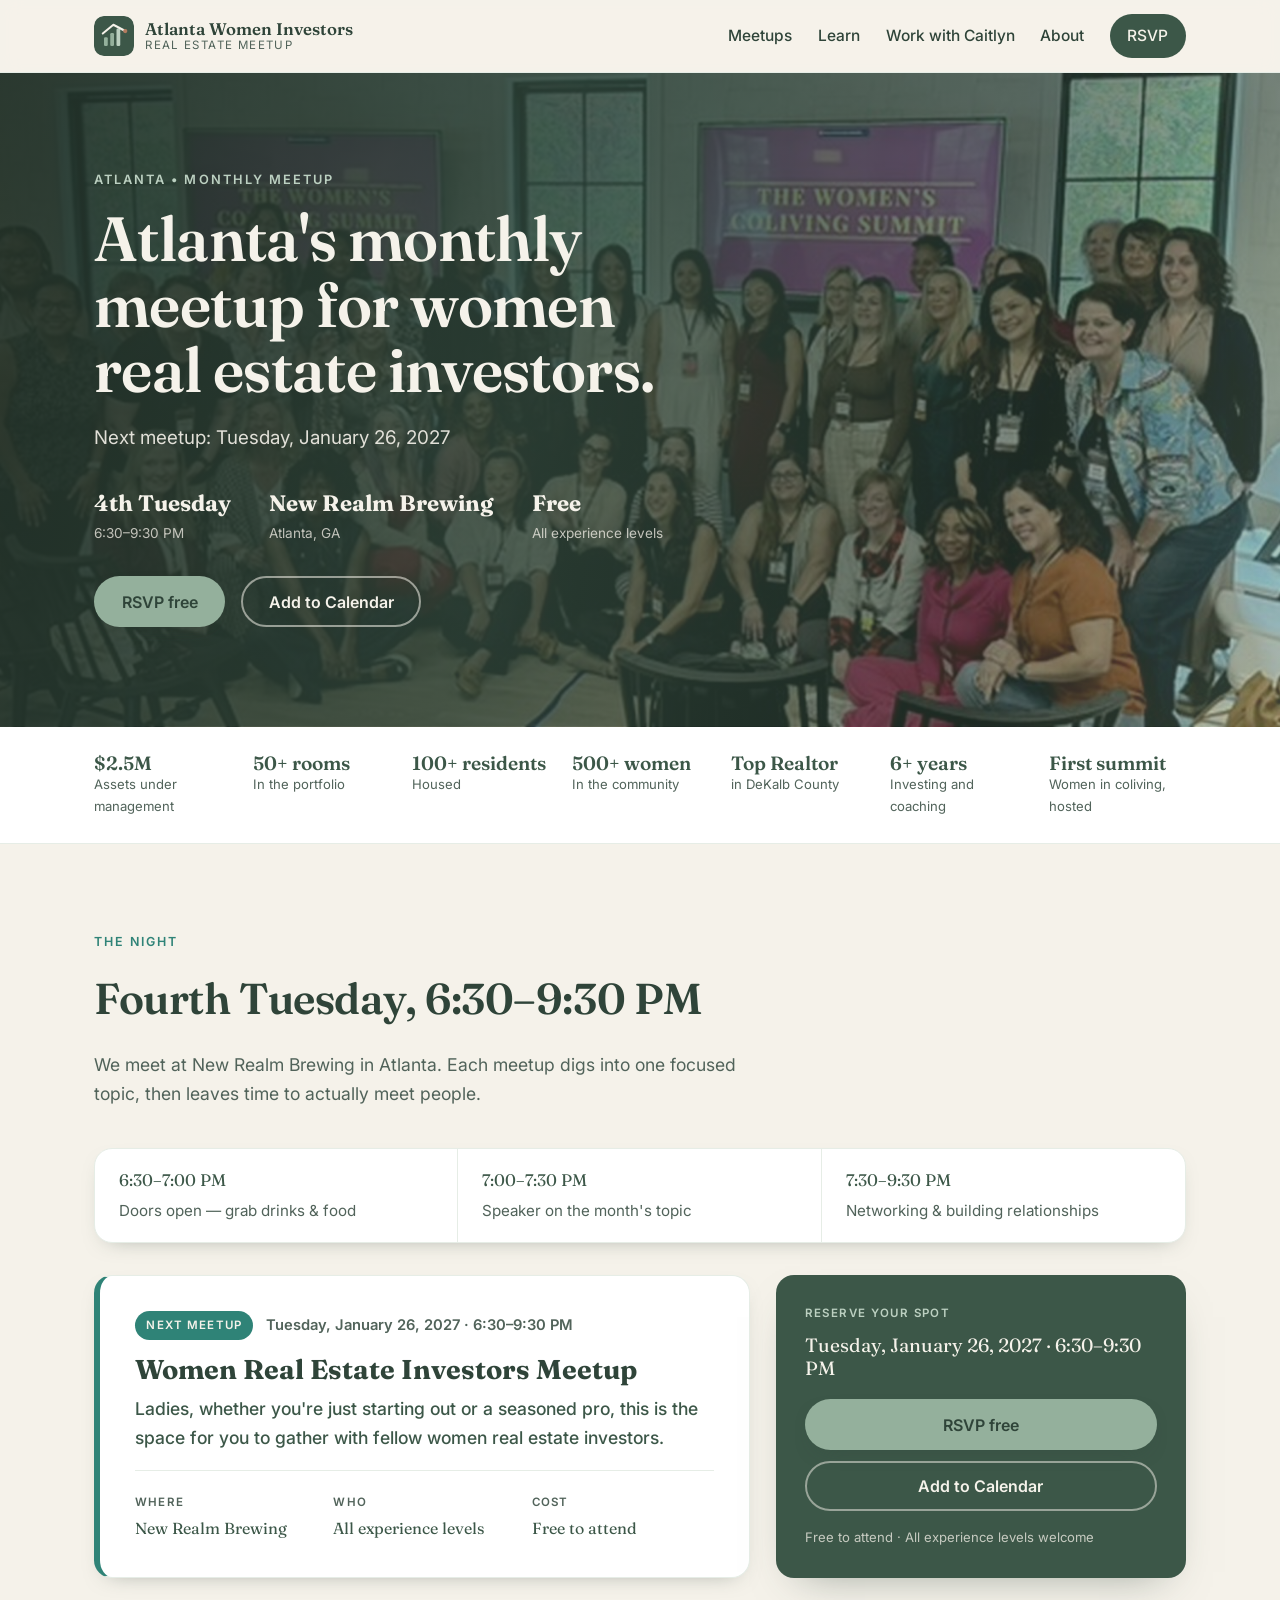
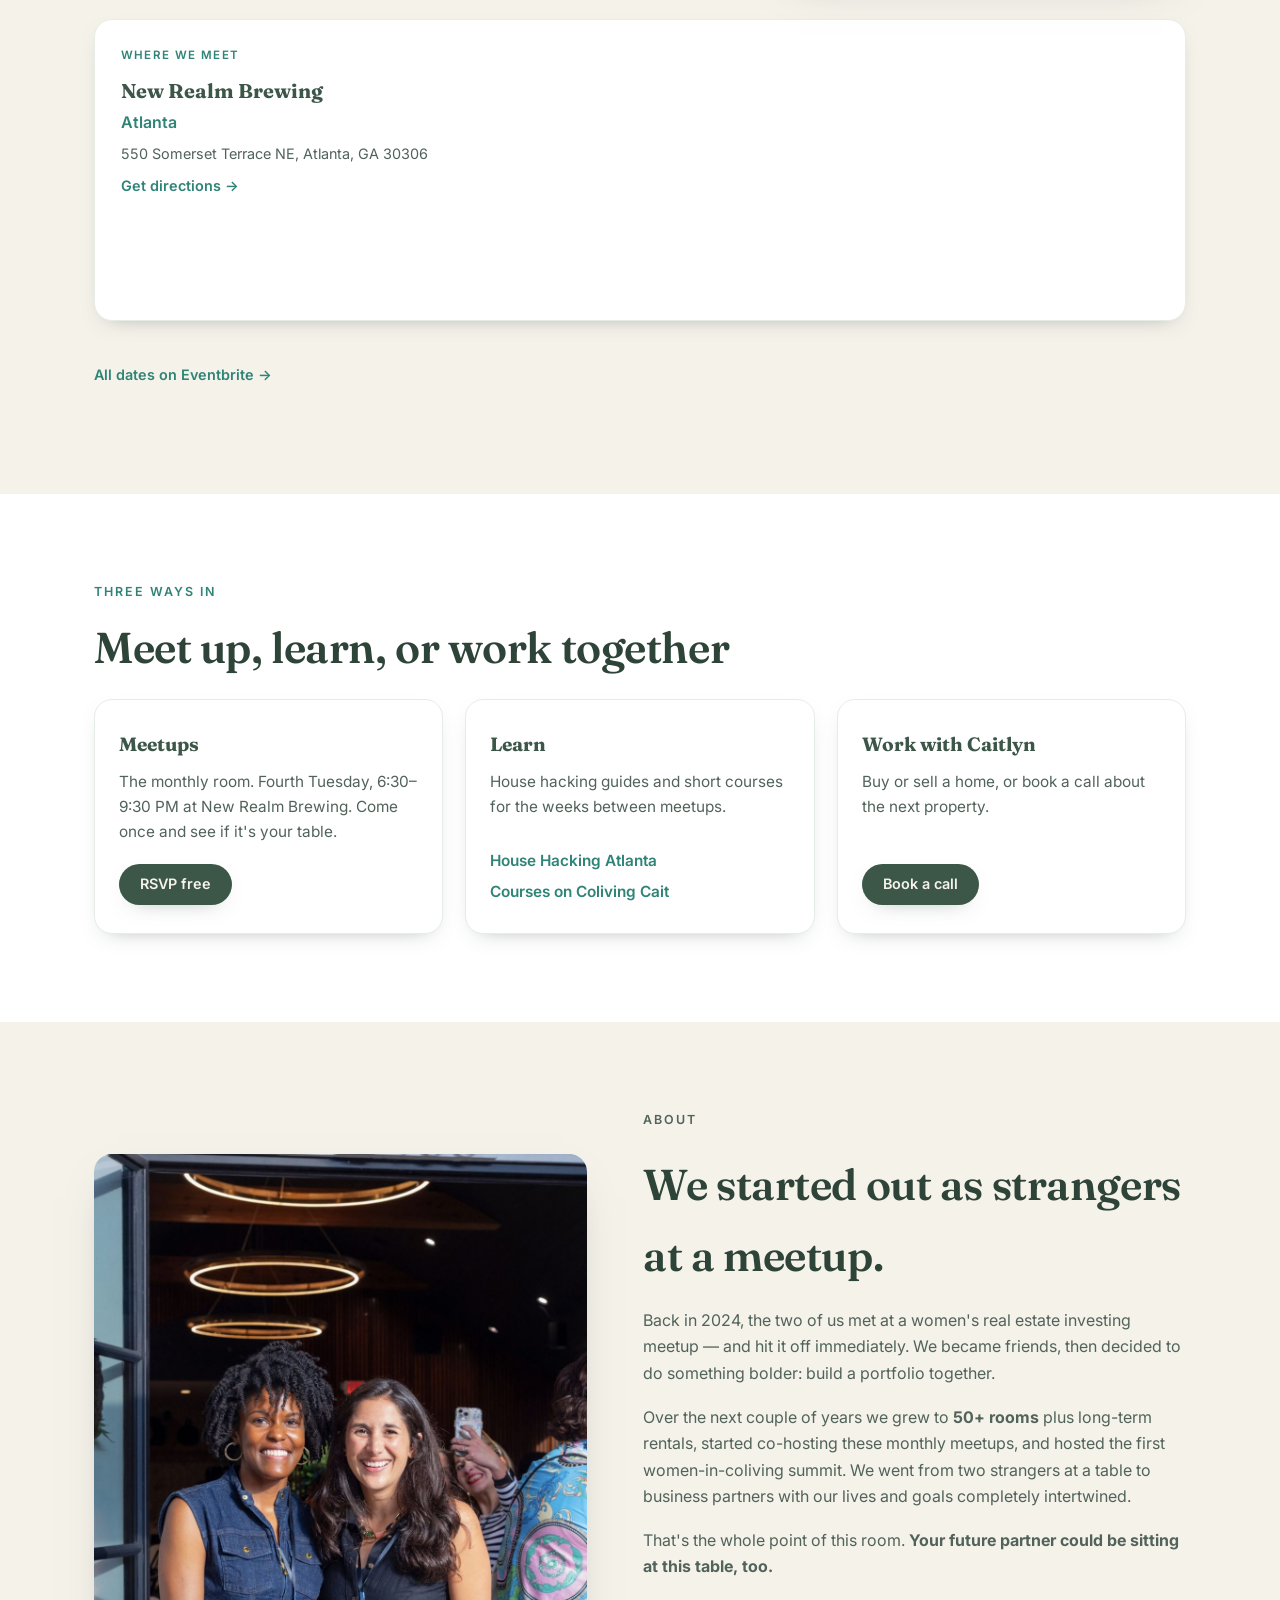
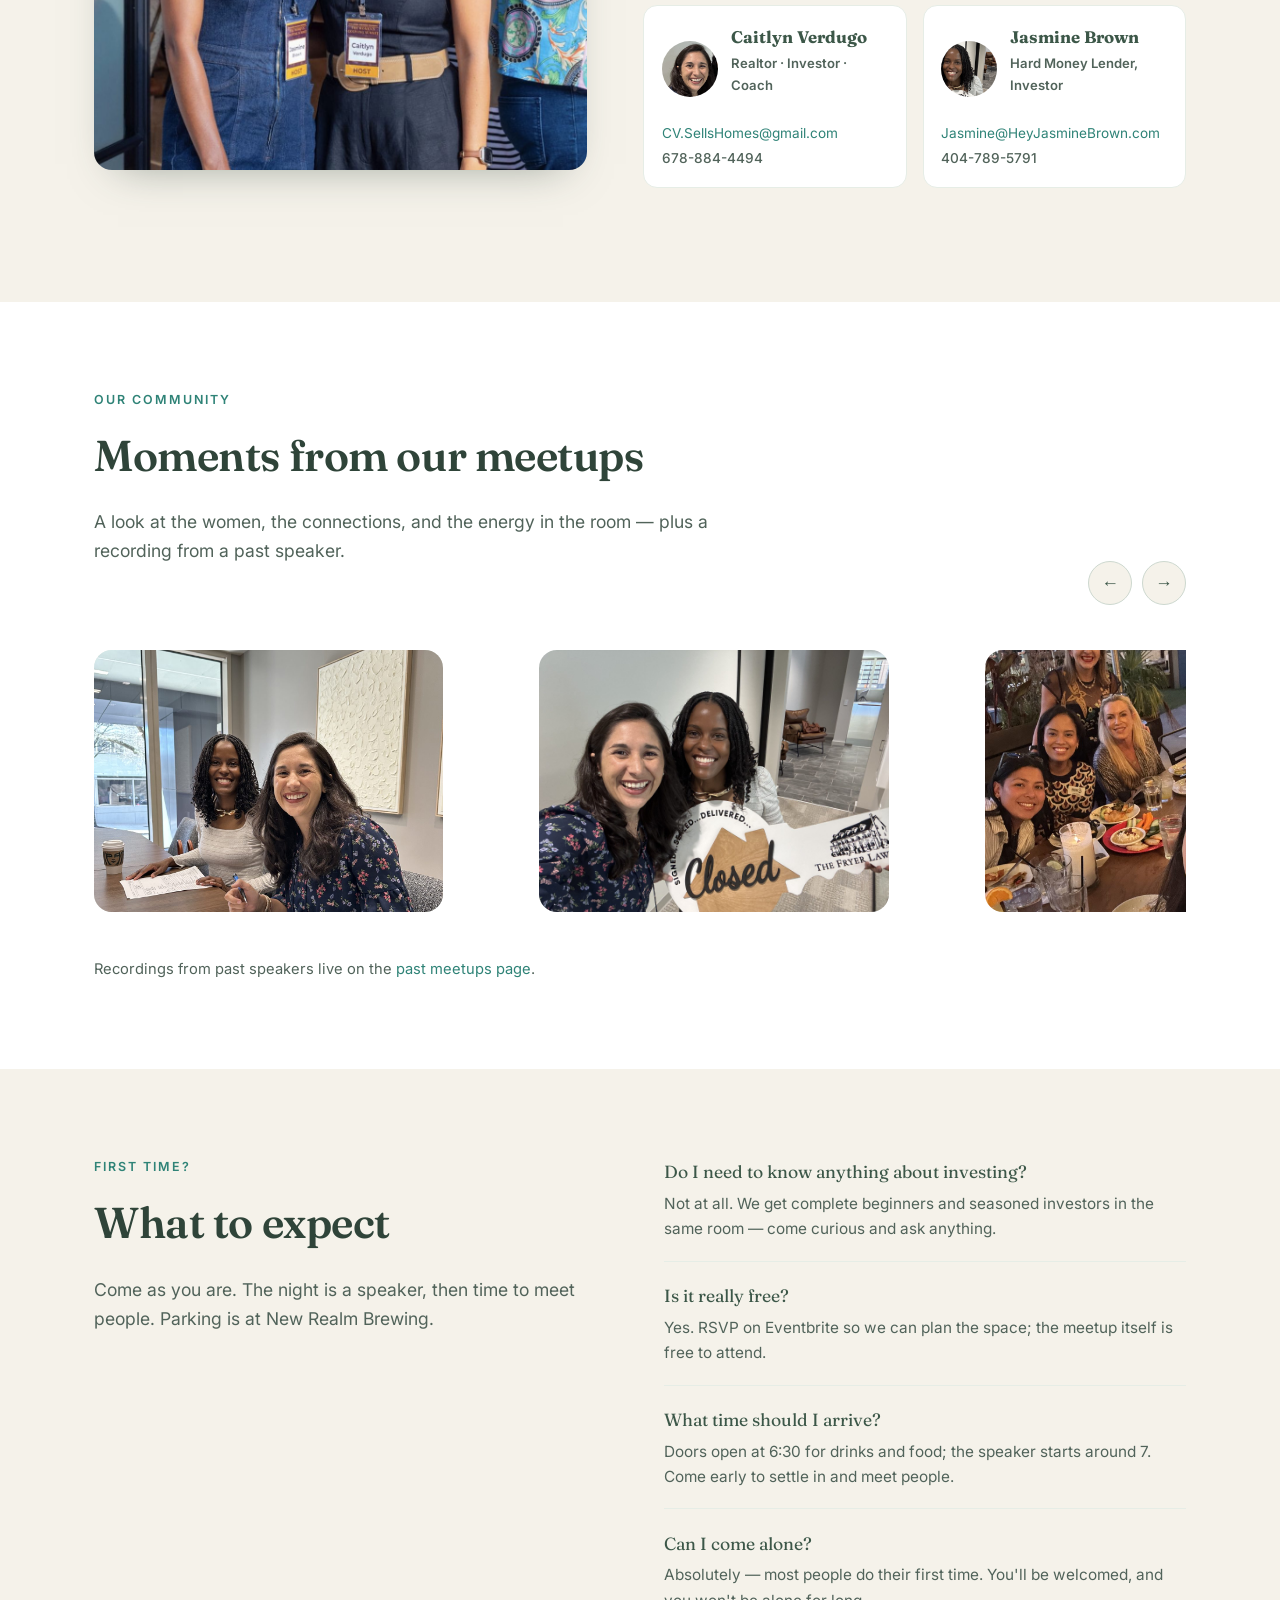
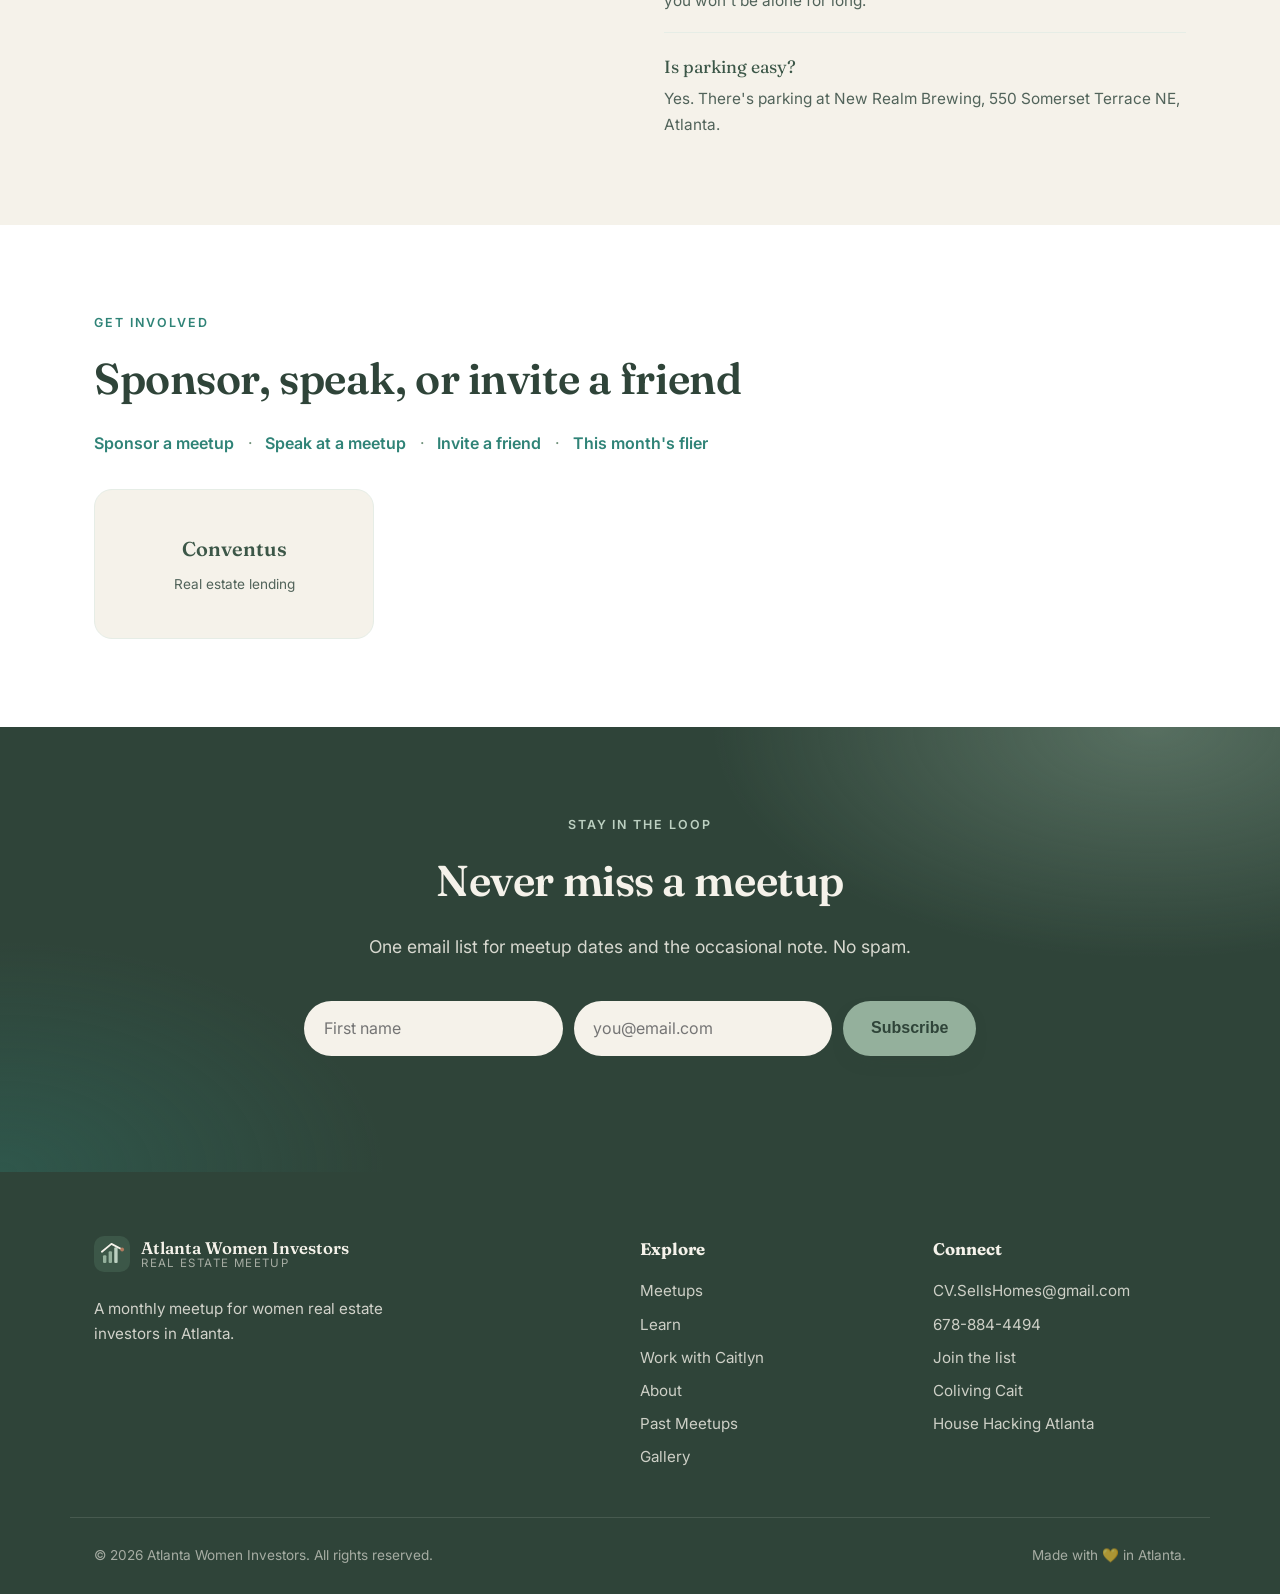
<file: index.html>
<!DOCTYPE html>
<html lang="en">
<head>
  <meta charset="UTF-8" />
  <meta name="viewport" content="width=device-width, initial-scale=1.0" />
  <title>Atlanta Women Investors | Real Estate Meetup for Women in Atlanta</title>
  <meta name="description" content="Atlanta's monthly meetup for women real estate investors. Fourth Tuesday, 6:30–9:30 PM at New Realm Brewing. RSVP free." />

  <!-- Open Graph / social sharing -->
  <meta property="og:title" content="Atlanta Women Investors" />
  <meta property="og:description" content="Atlanta's monthly meetup for women real estate investors. Fourth Tuesday at New Realm Brewing." />
  <meta property="og:type" content="website" />
  <meta property="og:url" content="https://www.atlantawomeninvestors.com" />
  <meta property="og:image" content="https://www.atlantawomeninvestors.com/assets/img/og.jpg" />
  <meta name="twitter:card" content="summary_large_image" />

  <link rel="icon" type="image/svg+xml" href="assets/img/favicon.svg" />
  <link rel="preconnect" href="https://fonts.googleapis.com" />
  <link rel="preconnect" href="https://fonts.gstatic.com" crossorigin />
  <link href="https://fonts.googleapis.com/css2?family=Fraunces:opsz,wght@9..144,400;9..144,500;9..144,600;9..144,700&family=Inter:wght@400;500;600;700&display=swap" rel="stylesheet" />
  <link rel="stylesheet" href="css/styles.css" />
  <script type="application/ld+json" id="site-jsonld">
{
  "@context": "https://schema.org",
  "@graph": [
    {
      "@type": "Organization",
      "@id": "https://www.atlantawomeninvestors.com/#organization",
      "name": "Atlanta Women Investors",
      "url": "https://www.atlantawomeninvestors.com",
      "founder": {
        "@id": "https://www.colivingcait.com/#caitlyn"
      }
    },
    {
      "@type": "Person",
      "@id": "https://www.colivingcait.com/#caitlyn",
      "name": "Caitlyn Verdugo",
      "jobTitle": "Realtor, Real Estate Investor & Coach",
      "worksFor": {
        "@type": "Organization",
        "name": "Keller Williams Realty Metro Atlanta"
      },
      "sameAs": [
        "https://www.colivingcait.com",
        "https://www.househackingatl.com",
        "https://www.zillow.com/profile/caitlynverdugo",
        "https://www.eventbrite.com/o/women-real-estate-investors-meetup-121211260760"
      ]
    },
    {
      "@type": "EventSeries",
      "@id": "https://www.atlantawomeninvestors.com/#meetup-series",
      "name": "Atlanta Women Investors Meetup",
      "description": "Monthly meetup for women real estate investors, the fourth Tuesday of every month, 6:30–9:30 PM at New Realm Brewing in Atlanta.",
      "url": "https://www.eventbrite.com/o/women-real-estate-investors-meetup-121211260760",
      "organizer": {
        "@id": "https://www.atlantawomeninvestors.com/#organization"
      },
      "location": {
        "@type": "Place",
        "name": "New Realm Brewing",
        "address": {
          "@type": "PostalAddress",
          "streetAddress": "550 Somerset Terrace NE",
          "addressLocality": "Atlanta",
          "addressRegion": "GA",
          "postalCode": "30306",
          "addressCountry": "US"
        }
      },
      "eventSchedule": {
        "@type": "Schedule",
        "repeatFrequency": "P1M",
        "byDay": "https://schema.org/Tuesday",
        "byMonthWeek": 4,
        "startTime": "18:30:00",
        "endTime": "21:30:00",
        "scheduleTimezone": "America/New_York"
      },
      "subEvent": [
        {
          "@id": "https://www.atlantawomeninvestors.com/#event-2026-10-27"
        },
        {
          "@id": "https://www.atlantawomeninvestors.com/#event-2026-12-01"
        },
        {
          "@id": "https://www.atlantawomeninvestors.com/#event-2027-01-26"
        }
      ]
    },
    {
      "@type": "Event",
      "@id": "https://www.atlantawomeninvestors.com/#event-2026-10-27",
      "name": "Women Real Estate Investors Meetup",
      "description": "Ladies, whether you're just starting out or a seasoned pro, this is the space for you to gather with fellow women real estate investors.",
      "startDate": "2026-10-27T18:30:00-04:00",
      "endDate": "2026-10-27T21:30:00-04:00",
      "eventAttendanceMode": "https://schema.org/OfflineEventAttendanceMode",
      "eventStatus": "https://schema.org/EventScheduled",
      "image": "https://www.atlantawomeninvestors.com/assets/img/meetup-group.jpg",
      "isAccessibleForFree": true,
      "url": "https://www.eventbrite.com/e/women-real-estate-investors-meetup-tickets-1998516329139",
      "offers": {
        "@type": "Offer",
        "price": 0,
        "priceCurrency": "USD",
        "availability": "https://schema.org/InStock",
        "url": "https://www.eventbrite.com/e/women-real-estate-investors-meetup-tickets-1998516329139"
      },
      "location": {
        "@type": "Place",
        "name": "New Realm Brewing",
        "address": {
          "@type": "PostalAddress",
          "streetAddress": "550 Somerset Terrace NE",
          "addressLocality": "Atlanta",
          "addressRegion": "GA",
          "postalCode": "30306",
          "addressCountry": "US"
        }
      },
      "organizer": {
        "@id": "https://www.atlantawomeninvestors.com/#organization"
      },
      "superEvent": {
        "@id": "https://www.atlantawomeninvestors.com/#meetup-series"
      }
    },
    {
      "@type": "Event",
      "@id": "https://www.atlantawomeninvestors.com/#event-2026-12-01",
      "name": "Women Real Estate Investors Meetup",
      "description": "Ladies, whether you're just starting out or a seasoned pro, this is the space for you to gather with fellow women real estate investors.",
      "startDate": "2026-12-01T18:30:00-05:00",
      "endDate": "2026-12-01T21:30:00-05:00",
      "eventAttendanceMode": "https://schema.org/OfflineEventAttendanceMode",
      "eventStatus": "https://schema.org/EventScheduled",
      "image": "https://www.atlantawomeninvestors.com/assets/img/meetup-group.jpg",
      "isAccessibleForFree": true,
      "url": "https://www.eventbrite.com/e/women-real-estate-investors-meetup-tickets-1998516389319",
      "offers": {
        "@type": "Offer",
        "price": 0,
        "priceCurrency": "USD",
        "availability": "https://schema.org/InStock",
        "url": "https://www.eventbrite.com/e/women-real-estate-investors-meetup-tickets-1998516389319"
      },
      "location": {
        "@type": "Place",
        "name": "New Realm Brewing",
        "address": {
          "@type": "PostalAddress",
          "streetAddress": "550 Somerset Terrace NE",
          "addressLocality": "Atlanta",
          "addressRegion": "GA",
          "postalCode": "30306",
          "addressCountry": "US"
        }
      },
      "organizer": {
        "@id": "https://www.atlantawomeninvestors.com/#organization"
      },
      "superEvent": {
        "@id": "https://www.atlantawomeninvestors.com/#meetup-series"
      }
    },
    {
      "@type": "Event",
      "@id": "https://www.atlantawomeninvestors.com/#event-2027-01-26",
      "name": "Women Real Estate Investors Meetup",
      "description": "Ladies, whether you're just starting out or a seasoned pro, this is the space for you to gather with fellow women real estate investors.",
      "startDate": "2027-01-26T18:30:00-05:00",
      "endDate": "2027-01-26T21:30:00-05:00",
      "eventAttendanceMode": "https://schema.org/OfflineEventAttendanceMode",
      "eventStatus": "https://schema.org/EventScheduled",
      "image": "https://www.atlantawomeninvestors.com/assets/img/meetup-group.jpg",
      "isAccessibleForFree": true,
      "url": "https://www.eventbrite.com/e/women-real-estate-investors-meetup-tickets-1998516408376",
      "offers": {
        "@type": "Offer",
        "price": 0,
        "priceCurrency": "USD",
        "availability": "https://schema.org/InStock",
        "url": "https://www.eventbrite.com/e/women-real-estate-investors-meetup-tickets-1998516408376"
      },
      "location": {
        "@type": "Place",
        "name": "New Realm Brewing",
        "address": {
          "@type": "PostalAddress",
          "streetAddress": "550 Somerset Terrace NE",
          "addressLocality": "Atlanta",
          "addressRegion": "GA",
          "postalCode": "30306",
          "addressCountry": "US"
        }
      },
      "organizer": {
        "@id": "https://www.atlantawomeninvestors.com/#organization"
      },
      "superEvent": {
        "@id": "https://www.atlantawomeninvestors.com/#meetup-series"
      }
    }
  ]
}
  </script>
</head>
<body>
  <!-- ============ HEADER / NAV ============ -->
  <header class="site-header" id="top">
    <div class="container header-inner">
      <a href="#top" class="brand" aria-label="Atlanta Women Investors home">
        <img src="assets/img/logo.svg" alt="" class="brand-mark" width="40" height="40" />
        <span class="brand-text">
          <strong>Atlanta Women Investors</strong>
          <small>Real Estate Meetup</small>
        </span>
      </a>

      <button class="nav-toggle" aria-label="Toggle navigation" aria-expanded="false">
        <span></span><span></span><span></span>
      </button>

      <nav class="site-nav" aria-label="Primary">
        <a href="#meetups">Meetups</a>
        <a href="#learn">Learn</a>
        <a href="https://colivingcait.com/book" target="_blank" rel="noopener">Work with Caitlyn</a>
        <a href="#about">About</a>
        <a href="https://www.eventbrite.com/o/women-real-estate-investors-meetup-121211260760" data-rsvp target="_blank" rel="noopener" class="nav-cta">RSVP</a>
      </nav>
    </div>
  </header>

  <main>
    <!-- ============ HERO ============ -->
    <section class="hero">
      <div class="container hero-inner">
        <p class="eyebrow">Atlanta &bull; Monthly Meetup</p>
        <h1>Atlanta's monthly meetup for women real estate investors.</h1>
        <p class="lede" id="hero-next">Next meetup: Tuesday, October 27, 2026</p>
        <ul class="hero-stats">
          <li><strong>4th Tuesday</strong><span>6:30&ndash;9:30 PM</span></li>
          <li><strong>New Realm Brewing</strong><span>Atlanta, GA</span></li>
          <li><strong>Free</strong><span>All experience levels</span></li>
        </ul>
        <div class="hero-actions">
          <a href="https://www.eventbrite.com/o/women-real-estate-investors-meetup-121211260760" data-rsvp target="_blank" rel="noopener" class="btn btn-primary">RSVP free</a>
          <a href="https://www.eventbrite.com/o/women-real-estate-investors-meetup-121211260760" data-calendar target="_blank" rel="noopener" class="btn btn-ghost">Add to Calendar</a>
        </div>
      </div>
    </section>

    <!-- ============ PROOF ============ -->
    <section class="proof" aria-label="By the numbers">
      <div class="container">
        <ul class="proof-list">
          <li><strong>$2.5M</strong><span>Assets under management</span></li>
          <li><strong>50+ rooms</strong><span>In the portfolio</span></li>
          <li><strong>100+ residents</strong><span>Housed</span></li>
          <li><strong>500+ women</strong><span>In the community</span></li>
          <li><strong>Top Realtor</strong><span>in DeKalb County</span></li>
          <li><strong>6+ years</strong><span>Investing and coaching</span></li>
          <li><strong>First summit</strong><span>Women in coliving, hosted</span></li>
        </ul>
      </div>
    </section>

    <!-- ============ NIGHT + UPCOMING ============ -->
    <section class="section" id="meetups">
      <div class="container">
        <p class="section-eyebrow">The night</p>
        <h2 class="section-title">Fourth Tuesday, 6:30&ndash;9:30 PM</h2>
        <p class="section-lede">
          We meet at New Realm Brewing in Atlanta. Each meetup digs into one focused
          topic, then leaves time to actually meet people.
        </p>

        <div class="ros-card">
          <div class="ros-cell"><span class="ros-time">6:30–7:00 PM</span><span class="ros-what">Doors open &mdash; grab drinks &amp; food</span></div>
          <div class="ros-cell"><span class="ros-time">7:00–7:30 PM</span><span class="ros-what">Speaker on the month's topic</span></div>
          <div class="ros-cell"><span class="ros-time">7:30–9:30 PM</span><span class="ros-what">Networking &amp; building relationships</span></div>
        </div>

        <div class="meetup-top">
          <article class="topic-feature meetup-feature" id="topic-featured" hidden></article>

          <aside class="meetup-rsvp">
            <p class="meetup-rsvp-label">Reserve your spot</p>
            <p class="meetup-rsvp-when" id="rsvp-when">Tuesday, October 27, 2026 · 6:30–9:30 PM</p>
            <a href="https://www.eventbrite.com/o/women-real-estate-investors-meetup-121211260760" data-rsvp target="_blank" rel="noopener" class="btn btn-primary">RSVP free</a>
            <a href="https://www.eventbrite.com/o/women-real-estate-investors-meetup-121211260760" data-calendar target="_blank" rel="noopener" class="btn btn-ghost">Add to Calendar</a>
            <p class="meetup-rsvp-note">Free to attend &middot; All experience levels welcome</p>
          </aside>
        </div>

        <aside class="meetup-venue meetup-venue--wide" id="venue-card">
          <p class="meetup-venue-label">Where we meet</p>
          <div id="venue-body" class="venue-body">
            <div class="venue-info">
              <h3 class="venue-name">New Realm Brewing</h3>
              <p class="venue-area">Atlanta</p>
              <p class="venue-address">550 Somerset Terrace NE, Atlanta, GA 30306</p>
              <a class="venue-link" href="https://www.google.com/maps/search/?api=1&amp;query=New%20Realm%20Brewing%20550%20Somerset%20Terrace%20NE%20Atlanta%20GA%2030306" target="_blank" rel="noopener">Get directions &rarr;</a>
            </div>
          </div>
        </aside>

        <div class="meetup-more-head">
          <h3 class="meetup-more-title">What's coming up after that</h3>
          <a class="meetup-more-link" data-collection target="_blank" rel="noopener" href="https://www.eventbrite.com/o/women-real-estate-investors-meetup-121211260760">All dates on Eventbrite &rarr;</a>
        </div>
        <div class="topic-list" id="topic-list"></div>
      </div>
    </section>

    <!-- ============ THREE PATHS ============ -->
    <section class="section section-alt" id="learn">
      <div class="container">
        <p class="section-eyebrow">Three ways in</p>
        <h2 class="section-title">Meet up, learn, or work together</h2>
        <div class="path-grid">
          <article class="card path-card">
            <h3>Meetups</h3>
            <p>The monthly room. Fourth Tuesday, 6:30&ndash;9:30 PM at New Realm Brewing. Come once and see if it's your table.</p>
            <a class="btn btn-primary btn-sm" data-rsvp href="https://www.eventbrite.com/o/women-real-estate-investors-meetup-121211260760" target="_blank" rel="noopener">RSVP free</a>
          </article>
          <article class="card path-card">
            <h3>Learn</h3>
            <p>House hacking guides and short courses for the weeks between meetups.</p>
            <p class="path-links">
              <a href="https://househackingatl.com" target="_blank" rel="noopener">House Hacking Atlanta</a>
              <a href="https://colivingcait.com/courses" target="_blank" rel="noopener">Courses on Coliving Cait</a>
            </p>
          </article>
          <article class="card path-card">
            <h3>Work with Caitlyn</h3>
            <p>Buy or sell a home, or book a call about the next property.</p>
            <a class="btn btn-primary btn-sm" href="https://colivingcait.com/book" target="_blank" rel="noopener">Book a call</a>
          </article>
        </div>
      </div>
    </section>

    <!-- ============ ABOUT (story + hosts) ============ -->
    <section class="section" id="about">
      <div id="story"></div>
      <div class="container story-grid">
        <div class="story-media">
          <img src="assets/img/hosts.jpg" alt="Caitlyn Verdugo and Jasmine Brown, your hosts"
               onerror="this.onerror=null;this.src='assets/img/story.svg';" />
        </div>
        <div class="story-copy">
          <p class="section-eyebrow">About</p>
          <h2 class="section-title">We started out as strangers at a meetup.</h2>
          <p>
            Back in 2024, the two of us met at a women's real estate investing meetup
            &mdash; and hit it off immediately. We became friends, then decided to do
            something bolder: build a portfolio together.
          </p>
          <p>
            Over the next couple of years we grew to <strong>50+ rooms</strong> plus
            long-term rentals, started co-hosting these monthly meetups, and hosted
            the first women-in-coliving summit. We went from two strangers at a table
            to business partners with our lives and goals completely intertwined.
          </p>
          <p>
            That's the whole point of this room. <strong>Your future partner could be
            sitting at this table, too.</strong>
          </p>

          <div class="story-hosts">
            <article class="story-host-card">
              <div class="story-host-head">
                <img src="assets/img/host-caitlyn.jpg" alt="Caitlyn Verdugo"
                     onerror="this.onerror=null;this.src='assets/img/host-placeholder.svg';" />
                <div>
                  <h3>Caitlyn Verdugo</h3>
                  <p class="story-host-role">Realtor · Investor · Coach</p>
                </div>
              </div>
              <div class="story-host-links">
                <a href="mailto:CV.SellsHomes@gmail.com">CV.SellsHomes@gmail.com</a>
                <a class="tel" href="tel:+16788844494">678-884-4494</a>
              </div>
            </article>
            <article class="story-host-card">
              <div class="story-host-head">
                <img src="assets/img/host-jasmine.jpg" alt="Jasmine Brown"
                     onerror="this.onerror=null;this.src='assets/img/host-placeholder.svg';" />
                <div>
                  <h3>Jasmine Brown</h3>
                  <p class="story-host-role">Hard Money Lender, Investor</p>
                </div>
              </div>
              <div class="story-host-links">
                <a href="mailto:Jasmine@HeyJasmineBrown.com">Jasmine@HeyJasmineBrown.com</a>
                <a class="tel" href="tel:+14047895791">404-789-5791</a>
              </div>
            </article>
          </div>
        </div>
      </div>
    </section>

    <!-- ============ GALLERY ============ -->
    <section class="section section-alt" id="gallery">
      <div class="container">
        <div class="gallery-head">
          <div>
            <p class="section-eyebrow">Our community</p>
            <h2 class="section-title">Moments from our meetups</h2>
            <p class="section-lede">A look at the women, the connections, and the energy in the room &mdash; plus a recording from a past speaker.</p>
          </div>
          <div class="gallery-arrows">
            <button class="gal-arrow" type="button" data-car-prev aria-label="Previous">&larr;</button>
            <button class="gal-arrow" type="button" data-car-next aria-label="Next">&rarr;</button>
          </div>
        </div>

        <div class="gallery-carousel" data-carousel>
          <div class="gallery-rail">
            <figure class="gal-slide"><img src="assets/img/meetup-1.jpg" alt="Members at a closing table" style="object-position:center 30%" loading="lazy" /></figure>
            <figure class="gal-slide"><img src="assets/img/meetup-2.jpg" alt="Members celebrating a closing" loading="lazy" /></figure>
            <figure class="gal-slide"><img src="assets/img/meetup-3.jpg" alt="Members at dinner" loading="lazy" /></figure>
            <figure class="gal-slide"><img src="assets/img/meetup-4.jpg" alt="Members gathered at a meetup" loading="lazy" /></figure>
            <figure class="gal-slide"><img src="assets/img/meetup-group.jpg" alt="The group at a meetup" loading="lazy" /></figure>
            <figure class="gal-slide is-video"><iframe src="https://www.youtube-nocookie.com/embed/CTKLJ6zOGaU" title="Meetup recording" loading="lazy" allow="accelerometer; autoplay; clipboard-write; encrypted-media; gyroscope; picture-in-picture" allowfullscreen></iframe></figure>
          </div>
        </div>
        <p class="gallery-caption">Recordings from past speakers live on the <a href="past/">past meetups page</a>.</p>
      </div>
    </section>

    <!-- ============ FAQ ============ -->
    <section class="section" id="first-time">
      <div class="container faq-grid">
        <div>
          <p class="section-eyebrow">First time?</p>
          <h2 class="section-title">What to expect</h2>
          <p class="section-lede">Come as you are. The night is a speaker, then time to meet people. Parking is at New Realm Brewing.</p>
        </div>
        <dl class="faq-dl">
          <div><dt>Do I need to know anything about investing?</dt><dd>Not at all. We get complete beginners and seasoned investors in the same room &mdash; come curious and ask anything.</dd></div>
          <div><dt>Is it really free?</dt><dd>Yes. RSVP on Eventbrite so we can plan the space; the meetup itself is free to attend.</dd></div>
          <div><dt>What time should I arrive?</dt><dd>Doors open at 6:30 for drinks and food; the speaker starts around 7. Come early to settle in and meet people.</dd></div>
          <div><dt>Can I come alone?</dt><dd>Absolutely &mdash; most people do their first time. You'll be welcomed, and you won't be alone for long.</dd></div>
          <div><dt>Is parking easy?</dt><dd>Yes. There's parking at New Realm Brewing, 550 Somerset Terrace NE, Atlanta.</dd></div>
        </dl>
      </div>
    </section>

    <!-- ============ GET INVOLVED ============ -->
    <section class="section section-alt" id="get-involved">
      <div class="container">
        <p class="section-eyebrow">Get involved</p>
        <h2 class="section-title">Sponsor, speak, or invite a friend</h2>
        <ul class="link-line">
          <li><a href="mailto:CV.SellsHomes@gmail.com?subject=Sponsorship%20inquiry">Sponsor a meetup</a></li>
          <li><a href="mailto:CV.SellsHomes@gmail.com?subject=Speak%20at%20a%20meetup">Speak at a meetup</a></li>
          <li><a href="mailto:CV.SellsHomes@gmail.com?subject=Invite%20a%20friend%20to%20Atlanta%20Women%20Investors&amp;body=Join%20me%20at%20Atlanta%20Women%20Investors%3A%20https%3A%2F%2Fwww.atlantawomeninvestors.com">Invite a friend</a></li>
          <li><a href="flier/">This month's flier</a></li>
        </ul>

        <div class="sponsor-grid sponsor-grid--single">
          <a class="sponsor" href="https://www.cvlending.com/meet-the-team/jasmine-brown/" target="_blank" rel="noopener">
            <span class="sponsor-name">Conventus</span>
            <span class="sponsor-tag">Real estate lending</span>
          </a>
        </div>
      </div>
    </section>

    <!-- ============ EMAIL SUBSCRIBE ============ -->
    <section class="section section-cta" id="subscribe">
      <div class="container subscribe-inner">
        <p class="section-eyebrow light">Stay in the loop</p>
        <h2 class="section-title light">Never miss a meetup</h2>
        <p class="section-lede light">
          One email list for meetup dates and the occasional note. No spam.
        </p>

        <form class="subscribe-form" id="subscribe-form">
          <div class="field-row">
            <label class="visually-hidden" for="sub-name">First name</label>
            <input type="text" id="sub-name" name="name" placeholder="First name" autocomplete="given-name" />

            <label class="visually-hidden" for="sub-email">Email address</label>
            <input type="email" id="sub-email" name="email" placeholder="you@email.com" autocomplete="email" required />

            <button type="submit" class="btn btn-primary">Subscribe</button>
          </div>
          <p class="form-note" id="subscribe-note" aria-live="polite"></p>
          <input type="text" name="_gotcha" tabindex="-1" autocomplete="off" class="visually-hidden" aria-hidden="true" />
        </form>
      </div>
    </section>
  </main>

  <!-- ============ FOOTER ============ -->
  <footer class="site-footer">
    <div class="container footer-grid">
      <div class="footer-brand">
        <a href="#top" class="brand">
          <img src="assets/img/logo.svg" alt="" class="brand-mark" width="36" height="36" />
          <span class="brand-text">
            <strong>Atlanta Women Investors</strong>
            <small>Real Estate Meetup</small>
          </span>
        </a>
        <p>A monthly meetup for women real estate investors in Atlanta.</p>
      </div>

      <div class="footer-col">
        <h4>Explore</h4>
        <a href="#meetups">Meetups</a>
        <a href="#learn">Learn</a>
        <a href="https://colivingcait.com/book" target="_blank" rel="noopener">Work with Caitlyn</a>
        <a href="#about">About</a>
        <a href="past/">Past Meetups</a>
        <a href="#gallery">Gallery</a>
      </div>

      <div class="footer-col">
        <h4>Connect</h4>
        <a href="mailto:CV.SellsHomes@gmail.com">CV.SellsHomes@gmail.com</a>
        <a href="tel:+16788844494">678-884-4494</a>
        <a href="#subscribe">Join the list</a>
        <a href="https://colivingcait.com" target="_blank" rel="noopener">Coliving Cait</a>
        <a href="https://househackingatl.com" target="_blank" rel="noopener">House Hacking Atlanta</a>
      </div>
    </div>
    <div class="container footer-bottom">
      <p>&copy; <span id="year"></span> Atlanta Women Investors. All rights reserved.</p>
      <p class="muted small">Made with 💛 in Atlanta.</p>
    </div>
  </footer>

  <script src="js/config.js"></script>
  <script src="js/events.js"></script>
  <script src="js/jsonld.js"></script>
  <script src="js/main.js"></script>
  <script src="js/site.js"></script>
</body>
</html>
</file>
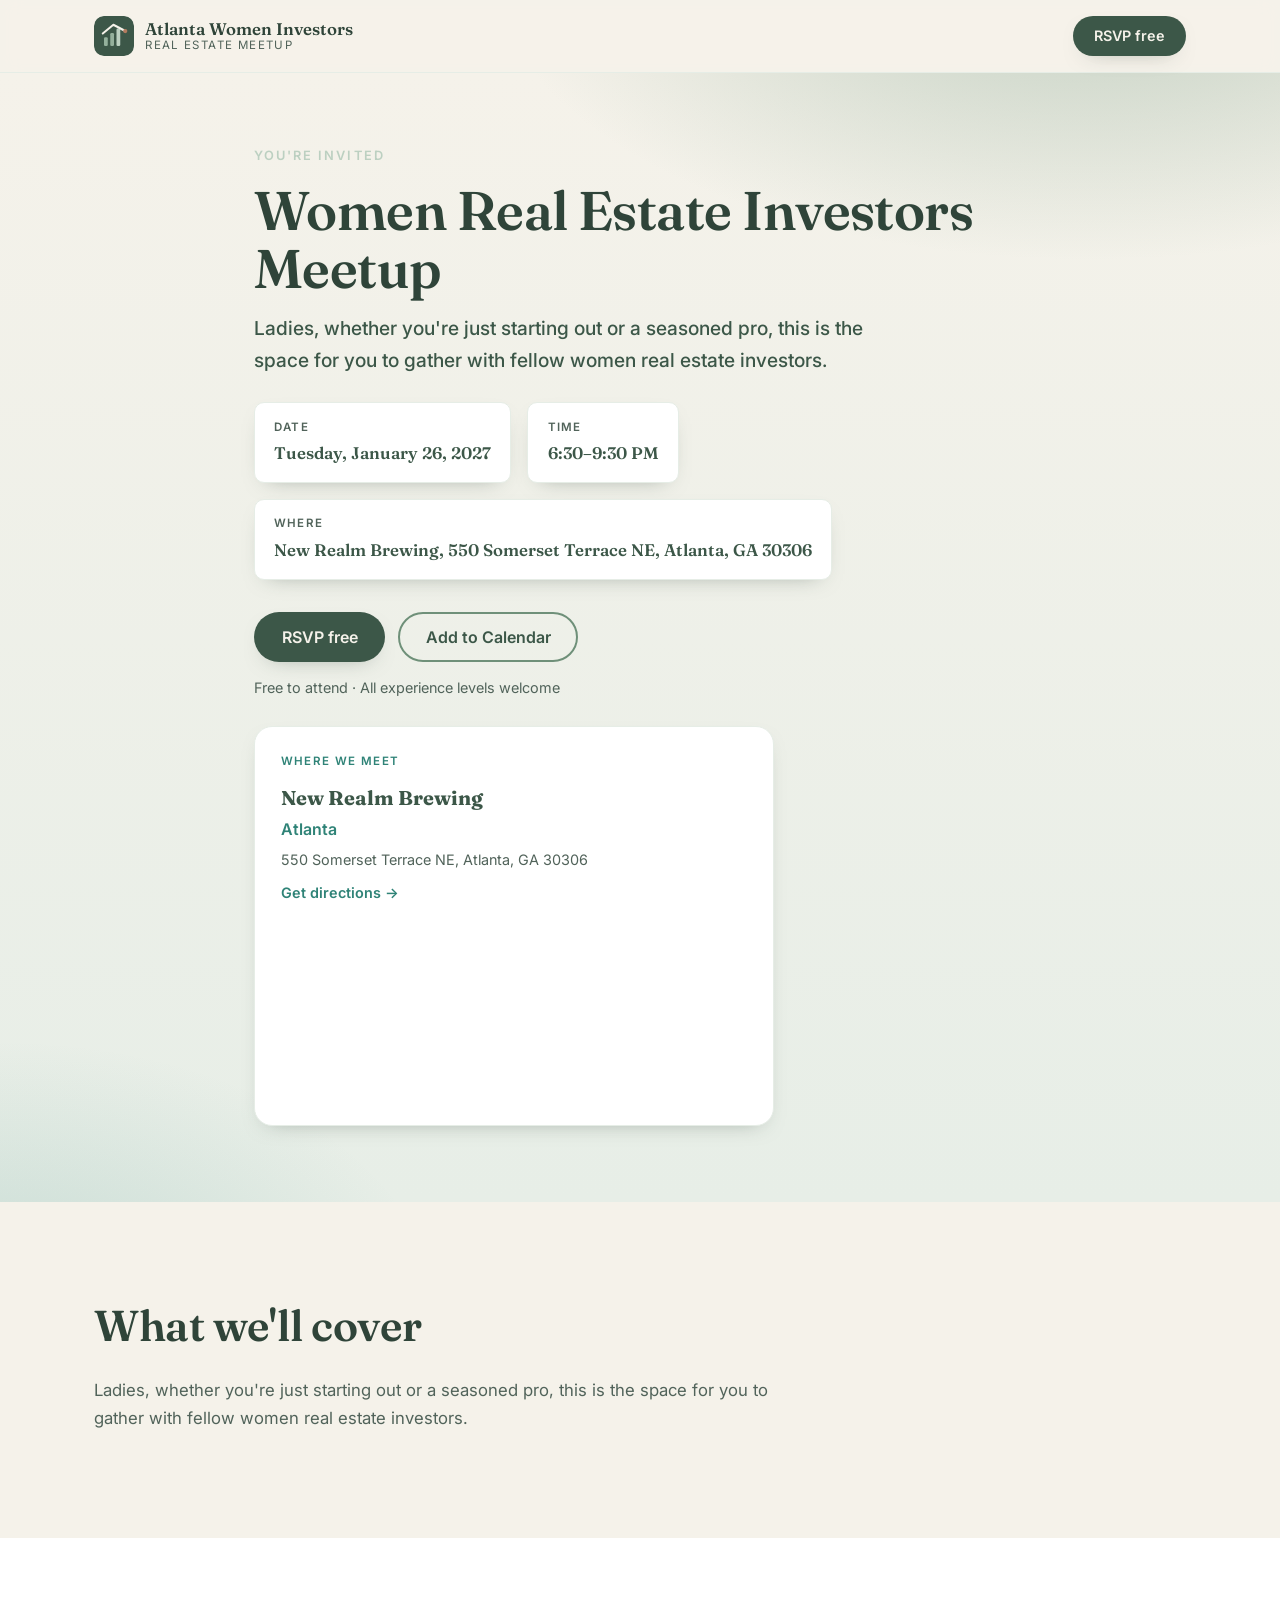
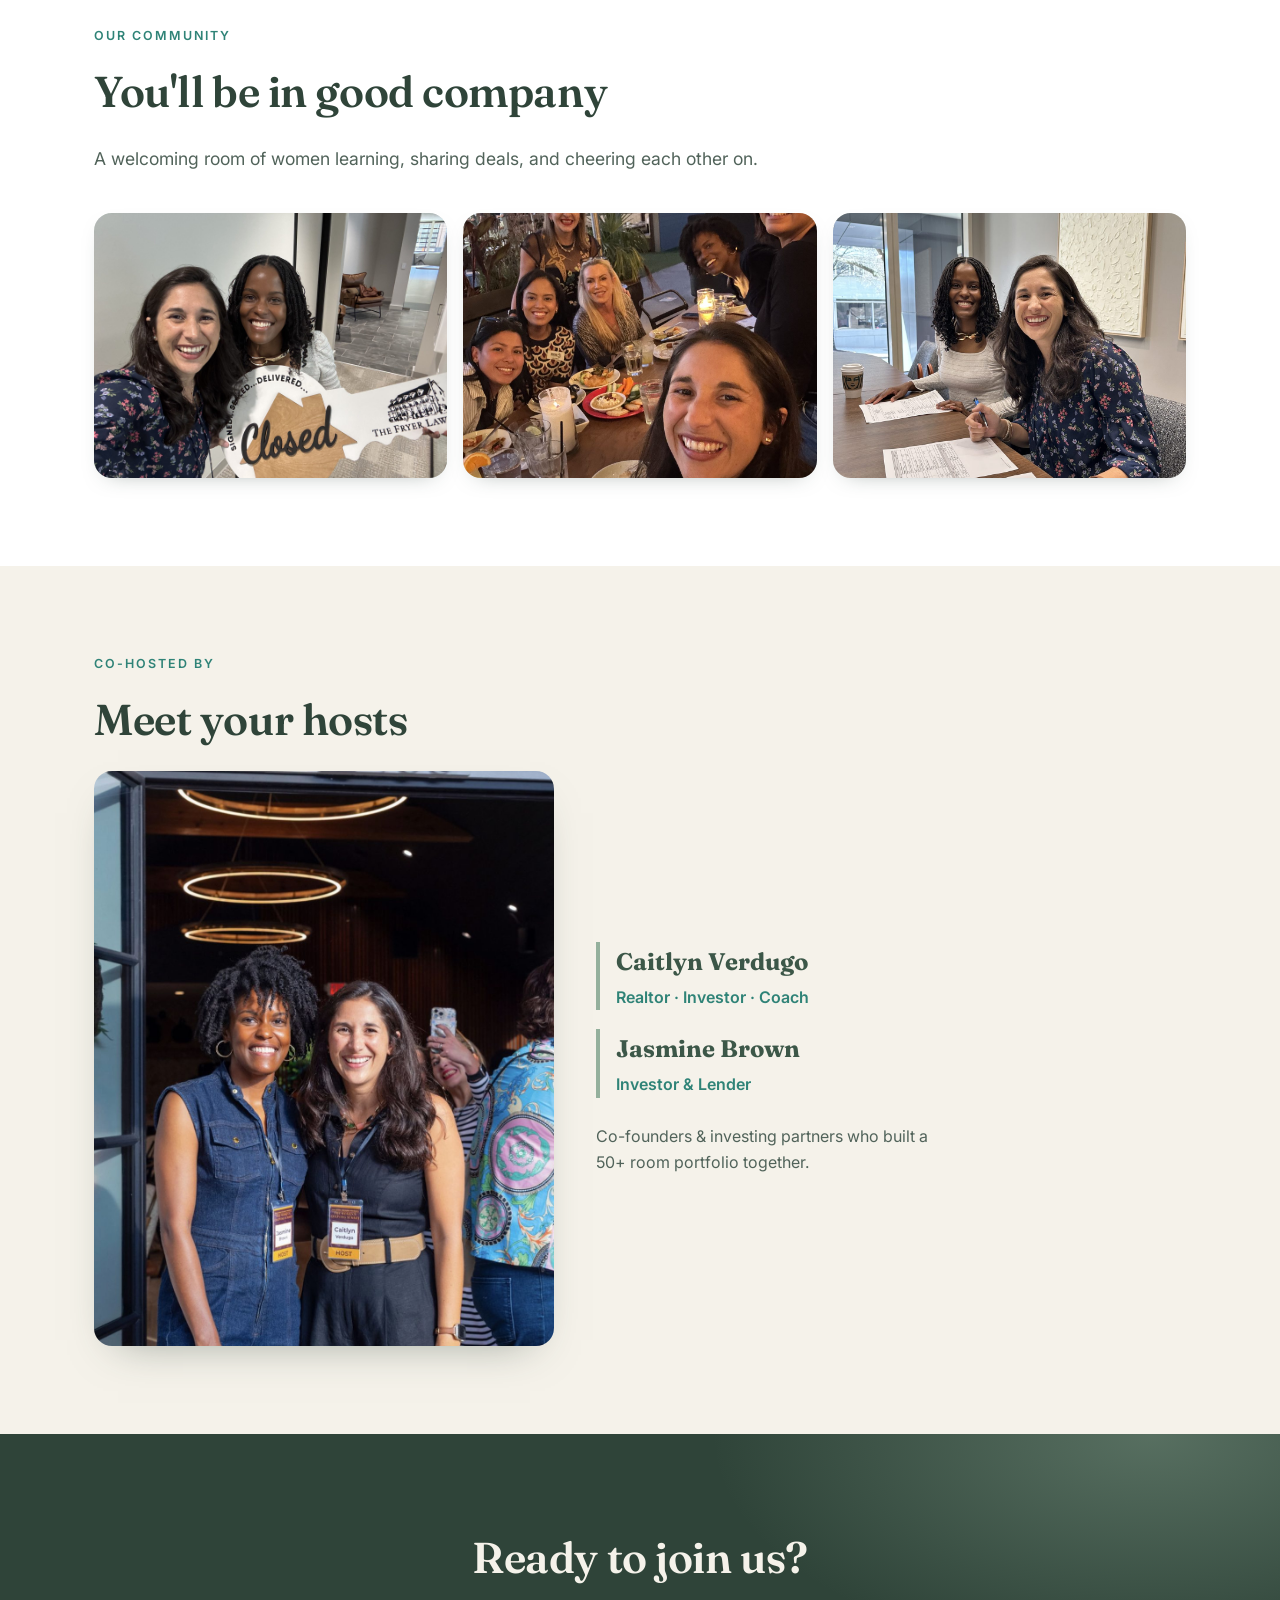
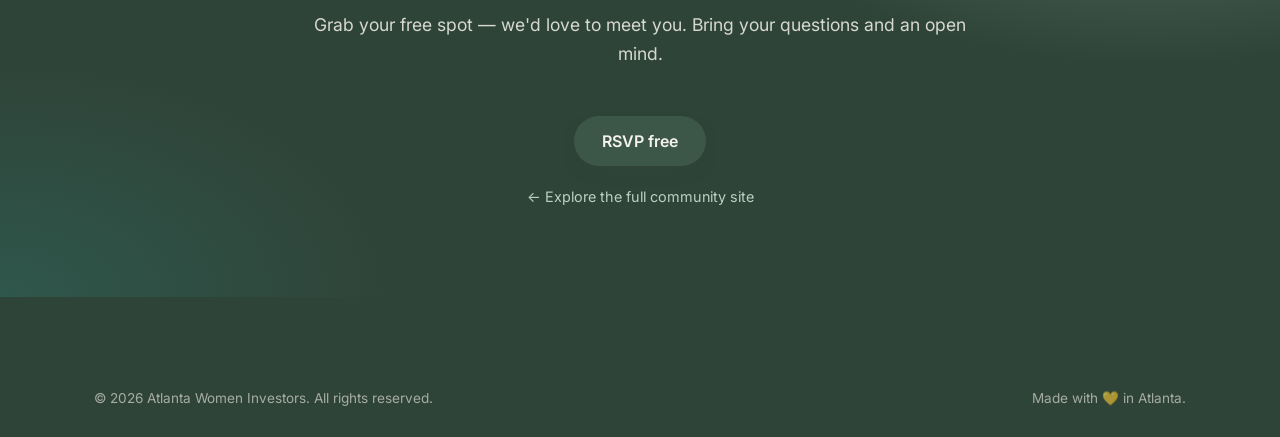
<file: event/index.html>
<!DOCTYPE html>
<html lang="en">
<head>
  <meta charset="UTF-8" />
  <meta name="viewport" content="width=device-width, initial-scale=1.0" />
  <title>Next Meetup | Atlanta Women Investors</title>
  <meta name="description" content="Join Atlanta Women Investors for our next monthly real estate meetup. RSVP free on Eventbrite." />

  <meta property="og:title" content="Atlanta Women Investors — Next Meetup" />
  <meta property="og:description" content="A monthly meetup for women building wealth through real estate in Atlanta. RSVP free." />
  <meta property="og:type" content="website" />
  <meta property="og:url" content="https://atlantawomeninvestors.com/event" />
  <meta property="og:image" content="https://atlantawomeninvestors.com/assets/img/og.jpg" />
  <meta name="twitter:card" content="summary_large_image" />

  <link rel="icon" type="image/svg+xml" href="../assets/img/favicon.svg" />
  <link rel="preconnect" href="https://fonts.googleapis.com" />
  <link rel="preconnect" href="https://fonts.gstatic.com" crossorigin />
  <link href="https://fonts.googleapis.com/css2?family=Fraunces:opsz,wght@9..144,400;9..144,500;9..144,600;9..144,700&family=Inter:wght@400;500;600;700&display=swap" rel="stylesheet" />
  <link rel="stylesheet" href="../css/styles.css" />

  <!-- OPTIONAL: Meta (Facebook) Pixel for ad retargeting/conversions.
       Paste your Pixel ID where shown and uncomment to enable.
  <script>
    !function(f,b,e,v,n,t,s){if(f.fbq)return;n=f.fbq=function(){n.callMethod?
    n.callMethod.apply(n,arguments):n.queue.push(arguments)};if(!f._fbq)f._fbq=n;
    n.push=n;n.loaded=!0;n.version='2.0';n.queue=[];t=b.createElement(e);t.async=!0;
    t.src=v;s=b.getElementsByTagName(e)[0];s.parentNode.insertBefore(t,s)}(window,
    document,'script','https://connect.facebook.net/en_US/fbevents.js');
    fbq('init', 'YOUR_PIXEL_ID');
    fbq('track', 'PageView');
  </script>
  -->
</head>
<body class="event-page">
  <!-- ===== Minimal header ===== -->
  <header class="site-header">
    <div class="container header-inner">
      <a href="../" class="brand" aria-label="Atlanta Women Investors home">
        <img src="../assets/img/logo.svg" alt="" class="brand-mark" width="40" height="40" />
        <span class="brand-text">
          <strong>Atlanta Women Investors</strong>
          <small>Real Estate Meetup</small>
        </span>
      </a>
      <a href="https://www.eventbrite.com/o/women-real-estate-investors-meetup-121211260760" data-rsvp target="_blank" rel="noopener" class="btn btn-primary btn-sm">RSVP free</a>
    </div>
  </header>

  <main>
    <!-- ===== Hero ===== -->
    <section class="event-hero">
      <div class="container event-hero-inner">
        <p class="eyebrow" id="ev-eyebrow">You're invited</p>
        <h1 id="ev-topic">Our next meetup</h1>
        <p class="event-summary" id="ev-summary"></p>
        <p class="event-speaker" id="ev-speaker" hidden></p>

        <ul class="event-facts">
          <li><span class="event-fact-label">Date</span><strong id="ev-date">—</strong></li>
          <li><span class="event-fact-label">Time</span><strong id="ev-time">—</strong></li>
          <li><span class="event-fact-label">Where</span><strong id="ev-loc">—</strong></li>
        </ul>

        <div class="event-actions">
          <a href="https://www.eventbrite.com/o/women-real-estate-investors-meetup-121211260760" data-rsvp target="_blank" rel="noopener" class="btn btn-primary">RSVP free</a>
          <a href="https://www.eventbrite.com/o/women-real-estate-investors-meetup-121211260760" id="ev-ics" data-calendar target="_blank" rel="noopener" class="btn btn-ghost">Add to Calendar</a>
        </div>
        <p class="event-note">Free to attend · All experience levels welcome</p>

        <aside class="meetup-venue event-venue" id="venue-card">
          <p class="meetup-venue-label">Where we meet</p>
          <div id="venue-body"></div>
        </aside>
      </div>
    </section>

    <!-- ===== Writeup ===== -->
    <section class="section event-writeup">
      <div class="container">
        <h2 class="section-title">What we'll cover</h2>
        <div class="event-body" id="ev-body"></div>
      </div>
    </section>

    <!-- ===== Community photos ===== -->
    <section class="section section-alt">
      <div class="container">
        <p class="section-eyebrow">Our community</p>
        <h2 class="section-title">You'll be in good company</h2>
        <p class="section-lede">
          A welcoming room of women learning, sharing deals, and cheering each other on.
        </p>
        <div class="gallery-grid">
          <figure class="gallery-item"><img src="../assets/img/meetup-2.jpg" alt="Members celebrating a closing" loading="lazy" onerror="this.onerror=null;this.src='../assets/img/gallery-placeholder.svg';" /></figure>
          <figure class="gallery-item"><img src="../assets/img/meetup-3.jpg" alt="Members at dinner" loading="lazy" onerror="this.onerror=null;this.src='../assets/img/gallery-placeholder.svg';" /></figure>
          <figure class="gallery-item"><img src="../assets/img/meetup-1.jpg" alt="Members at a closing table" loading="lazy" onerror="this.onerror=null;this.src='../assets/img/gallery-placeholder.svg';" /></figure>
        </div>
      </div>
    </section>

    <!-- ===== Hosts ===== -->
    <section class="section">
      <div class="container">
        <p class="section-eyebrow">Co-hosted by</p>
        <h2 class="section-title">Meet your hosts</h2>
        <div class="hosts-feature">
          <div class="hosts-photo">
            <img src="../assets/img/hosts.jpg" alt="Caitlyn Verdugo and Jasmine Brown co-hosting"
                 onerror="this.onerror=null;this.src='../assets/img/gallery-placeholder.svg';" />
          </div>
          <div class="hosts-people">
            <article class="host-row">
              <h3>Caitlyn Verdugo</h3>
              <p class="host-role">Realtor · Investor · Coach</p>
            </article>
            <article class="host-row">
              <h3>Jasmine Brown</h3>
              <p class="host-role">Investor &amp; Lender</p>
            </article>
            <p class="hosts-people-note">Co-founders &amp; investing partners who built a 50+ room portfolio together.</p>
          </div>
        </div>
      </div>
    </section>

    <!-- ===== Final CTA ===== -->
    <section class="section section-cta">
      <div class="container subscribe-inner">
        <h2 class="section-title light">Ready to join us?</h2>
        <p class="section-lede light">
          Grab your free spot — we'd love to meet you. Bring your questions and an open mind.
        </p>
        <a href="https://www.eventbrite.com/o/women-real-estate-investors-meetup-121211260760" data-rsvp target="_blank" rel="noopener" class="btn btn-primary">RSVP free</a>
        <p class="event-note light"><a href="../">← Explore the full community site</a></p>
      </div>
    </section>
  </main>

  <footer class="site-footer">
    <div class="container footer-bottom">
      <p>&copy; <span id="year"></span> Atlanta Women Investors. All rights reserved.</p>
      <p class="muted small">Made with 💛 in Atlanta.</p>
    </div>
  </footer>

  <script src="../js/config.js"></script>
  <script src="../js/events.js"></script>
  <script src="../js/event-page.js"></script>
</body>
</html>
</file>
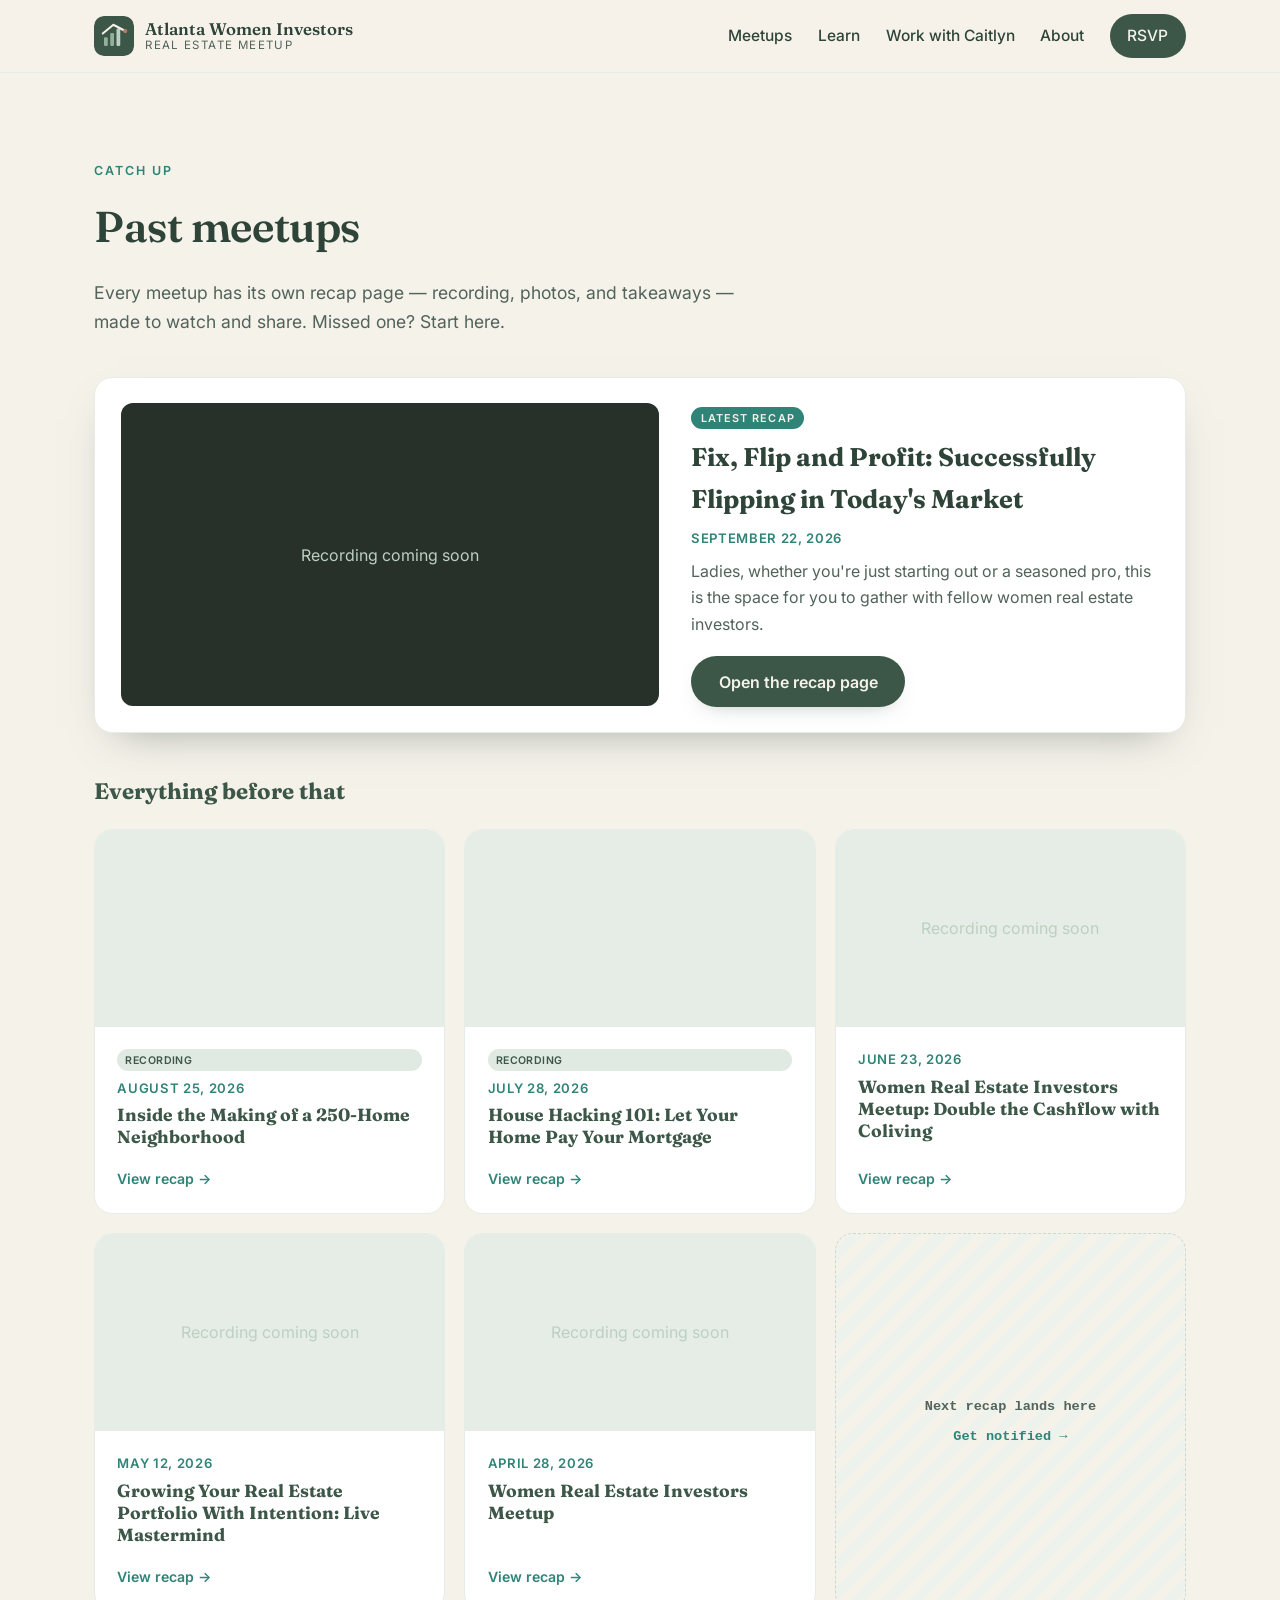
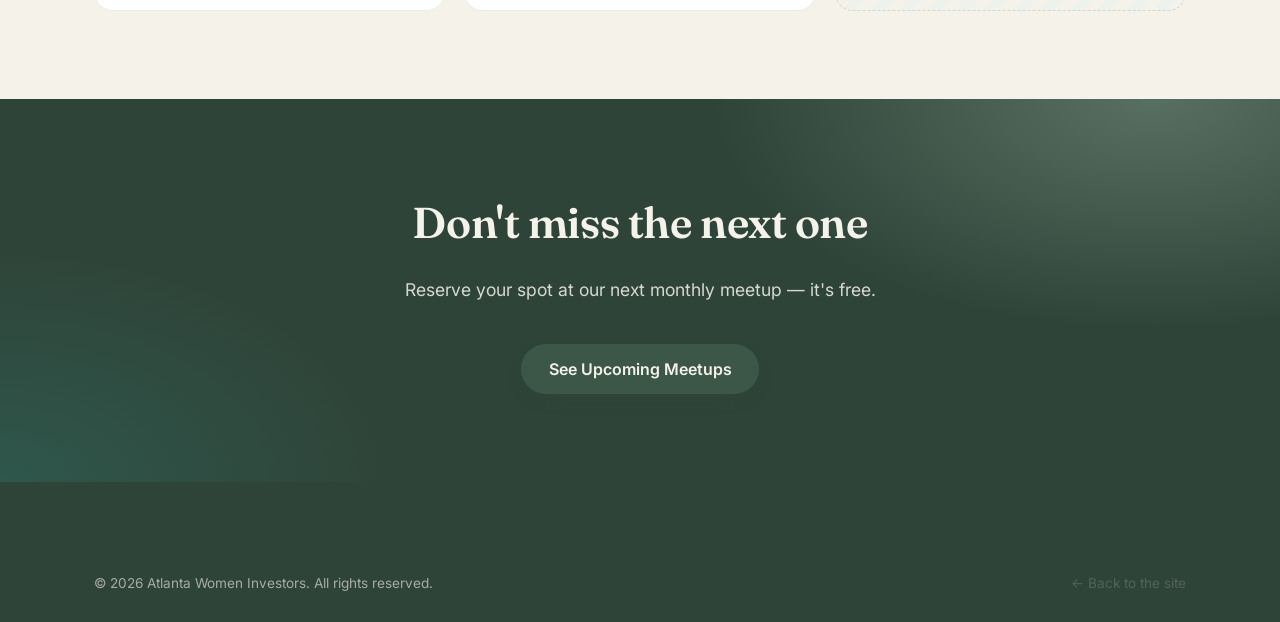
<file: past/index.html>
<!DOCTYPE html>
<html lang="en">
<head>
  <meta charset="UTF-8" />
  <meta name="viewport" content="width=device-width, initial-scale=1.0" />
  <title>Past Meetups | Atlanta Women Investors</title>
  <meta name="description" content="Watch recordings and read recaps from past Atlanta Women Investors real estate meetups." />
  <meta property="og:title" content="Past Meetups — Atlanta Women Investors" />
  <meta property="og:description" content="Recordings and recaps from past meetups — each with its own shareable page." />
  <meta property="og:type" content="website" />
  <meta property="og:image" content="https://atlantawomeninvestors.com/assets/img/og.jpg" />
  <meta name="twitter:card" content="summary_large_image" />
  <link rel="icon" type="image/svg+xml" href="/assets/img/favicon.svg" />
  <link rel="preconnect" href="https://fonts.googleapis.com" />
  <link rel="preconnect" href="https://fonts.gstatic.com" crossorigin />
  <link href="https://fonts.googleapis.com/css2?family=Fraunces:opsz,wght@9..144,400;9..144,500;9..144,600;9..144,700&family=Inter:wght@400;500;600;700&display=swap" rel="stylesheet" />
  <link rel="stylesheet" href="/css/styles.css" />
</head>
<body>
  <header class="site-header">
    <div class="container header-inner">
      <a href="/" class="brand" aria-label="Atlanta Women Investors home">
        <img src="/assets/img/logo.svg" alt="" class="brand-mark" width="40" height="40" />
        <span class="brand-text"><strong>Atlanta Women Investors</strong><small>Real Estate Meetup</small></span>
      </a>
      <button class="nav-toggle" aria-label="Toggle navigation" aria-expanded="false"><span></span><span></span><span></span></button>
      <nav class="site-nav" aria-label="Primary">
        <a href="/#meetups">Meetups</a>
        <a href="/#learn">Learn</a>
        <a href="https://colivingcait.com/book" target="_blank" rel="noopener">Work with Caitlyn</a>
        <a href="/#about">About</a>
        <a href="https://www.eventbrite.com/o/women-real-estate-investors-meetup-121211260760" data-rsvp target="_blank" rel="noopener" class="nav-cta">RSVP</a>
      </nav>
    </div>
  </header>

  <main>
    <section class="section">
      <div class="container">
        <p class="section-eyebrow">Catch up</p>
        <h1 class="section-title">Past meetups</h1>
        <p class="section-lede">
          Every meetup has its own recap page &mdash; recording, photos, and takeaways &mdash;
          made to watch and share. Missed one? Start here.
        </p>

        <article class="past-featured" id="past-featured" hidden></article>

        <h2 style="font-family:var(--font-display);font-size:1.4rem;color:var(--forest-800);margin:0 0 1.2rem">Everything before that</h2>
        <div class="past-grid" id="past-grid"></div>

        <p class="past-empty" id="past-empty" hidden>
          Recaps from our meetups will live here soon.
          <a href="/#meetups">Come to the next meetup</a> to catch it live, or
          <a href="/#subscribe">join the email list</a>.
        </p>
      </div>
    </section>

    <section class="section section-cta">
      <div class="container subscribe-inner" style="max-width:720px;text-align:center;margin:0 auto">
        <h2 class="section-title light">Don't miss the next one</h2>
        <p class="section-lede light">Reserve your spot at our next monthly meetup — it's free.</p>
        <a href="/#meetups" class="btn btn-primary">See Upcoming Meetups</a>
      </div>
    </section>
  </main>

  <footer class="site-footer">
    <div class="container footer-bottom">
      <p>&copy; <span id="year"></span> Atlanta Women Investors. All rights reserved.</p>
      <a href="/" class="muted small">&larr; Back to the site</a>
    </div>
  </footer>

  <script src="/js/config.js"></script>
  <script src="/js/events.js"></script>
  <script src="/js/past.js"></script>
  <script src="/js/past-page.js"></script>
  <script src="/js/site.js"></script>
</body>
</html>
</file>
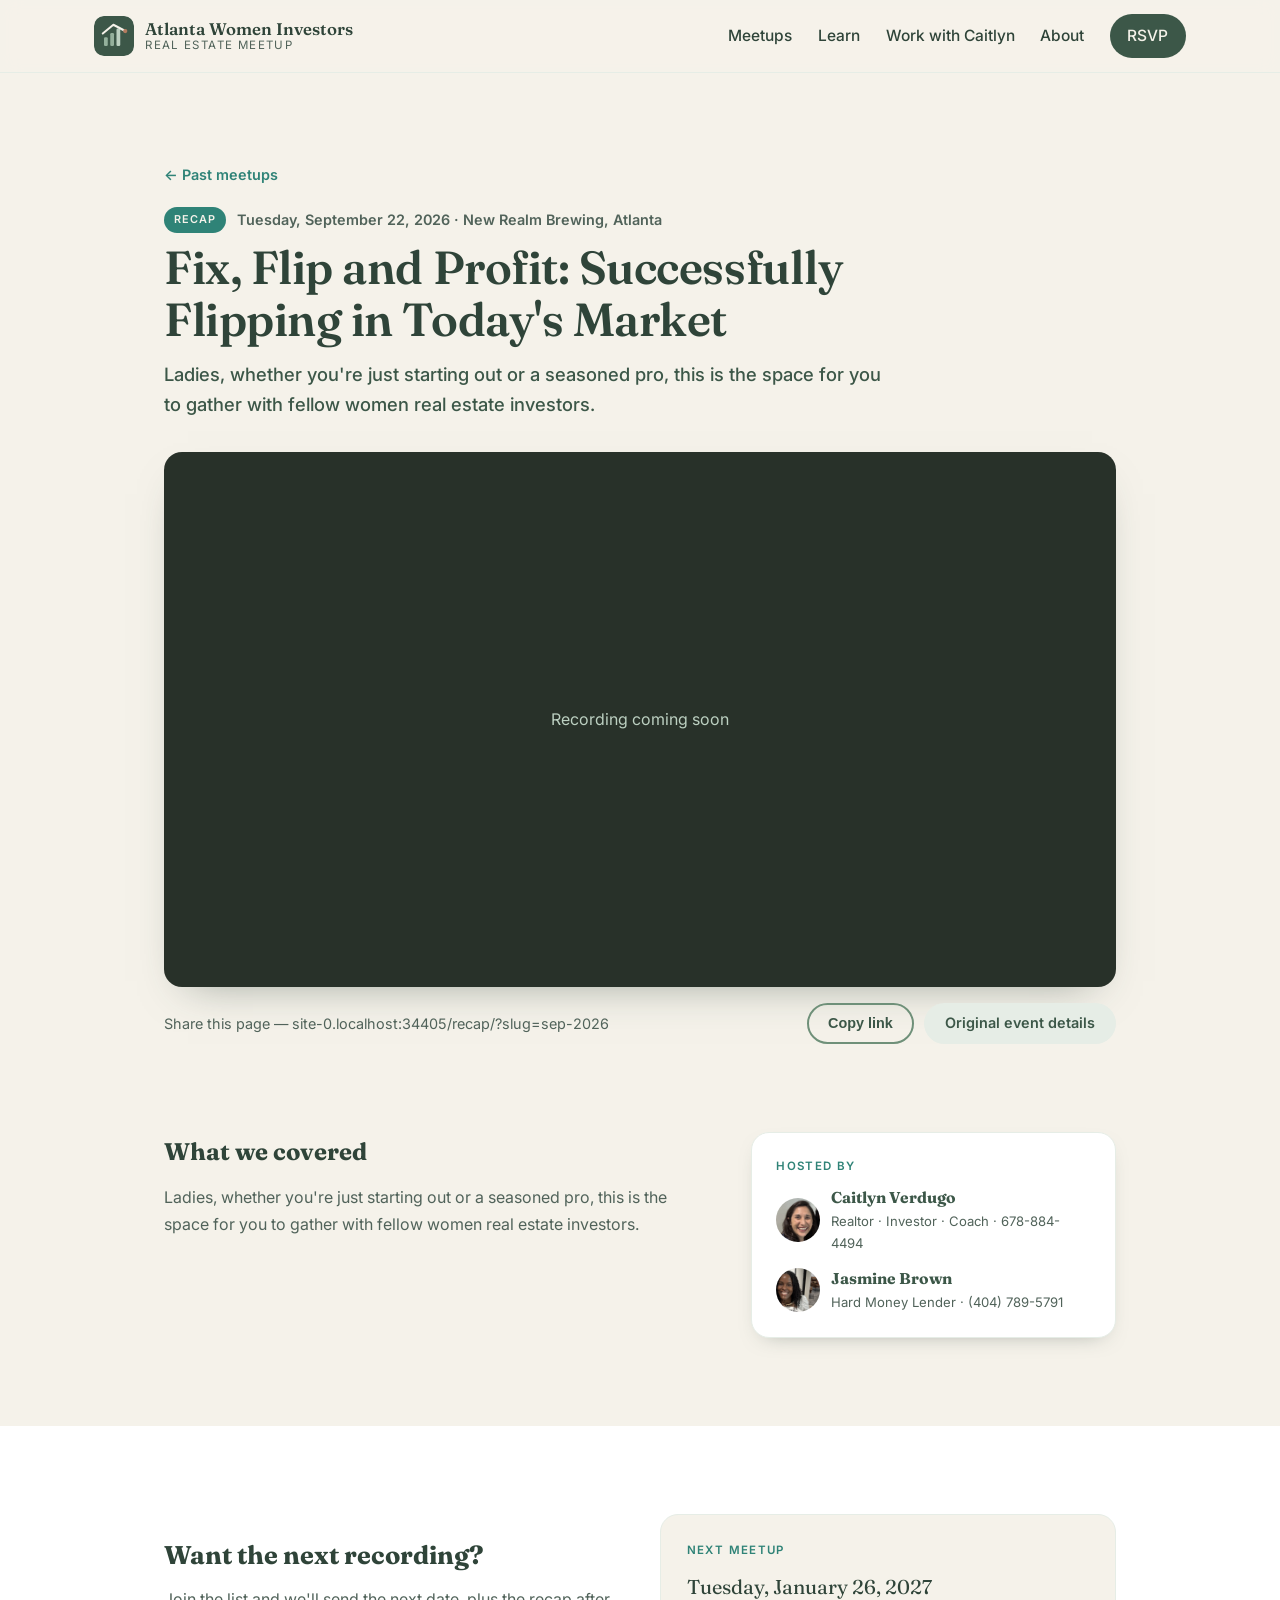
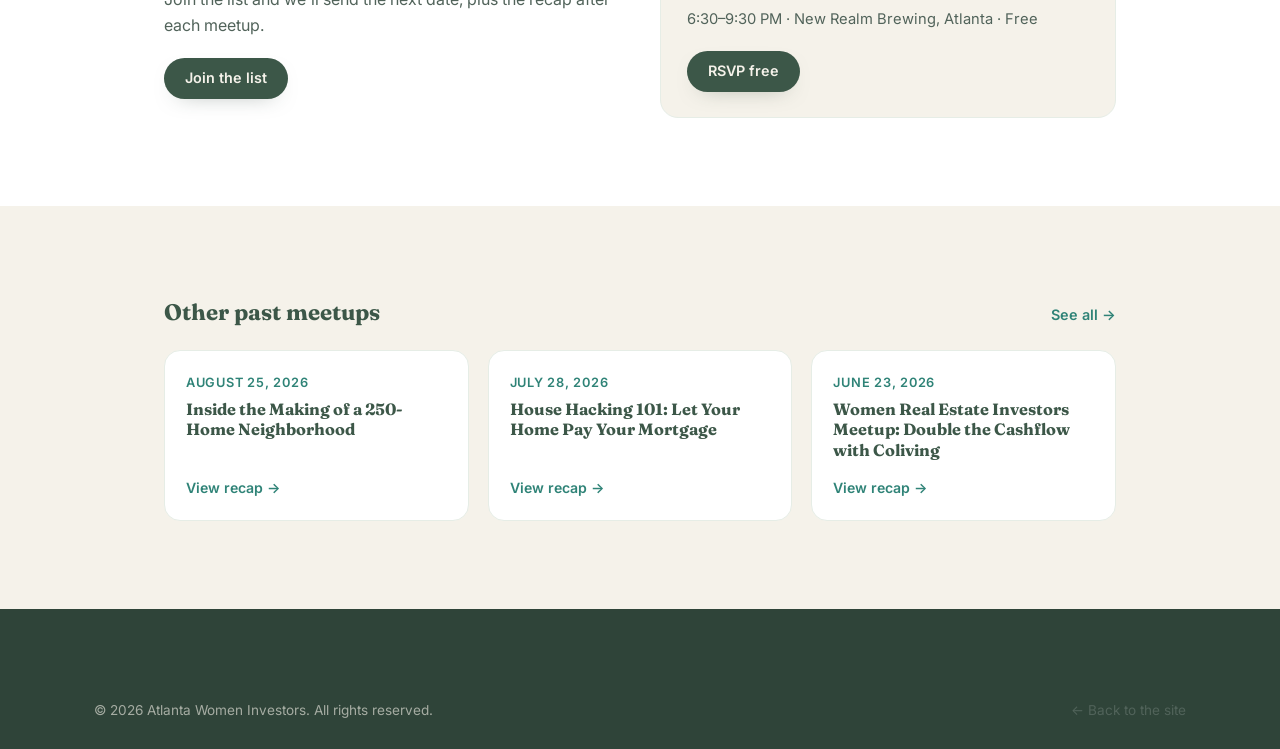
<file: recap/index.html>
<!DOCTYPE html>
<html lang="en">
<head>
  <meta charset="UTF-8" />
  <meta name="viewport" content="width=device-width, initial-scale=1.0" />
  <title>Meetup Recap | Atlanta Women Investors</title>
  <meta name="description" content="Watch the recording and see photos from an Atlanta Women Investors meetup." />
  <meta property="og:title" content="Meetup Recap — Atlanta Women Investors" />
  <meta property="og:description" content="Watch the recording and see photos from an Atlanta Women Investors meetup." />
  <meta property="og:type" content="website" />
  <meta property="og:image" content="https://atlantawomeninvestors.com/assets/img/og.jpg" />
  <meta name="twitter:card" content="summary_large_image" />
  <link rel="icon" type="image/svg+xml" href="/assets/img/favicon.svg" />
  <link rel="preconnect" href="https://fonts.googleapis.com" />
  <link rel="preconnect" href="https://fonts.gstatic.com" crossorigin />
  <link href="https://fonts.googleapis.com/css2?family=Fraunces:opsz,wght@9..144,400;9..144,500;9..144,600;9..144,700&family=Inter:wght@400;500;600;700&display=swap" rel="stylesheet" />
  <link rel="stylesheet" href="/css/styles.css" />
</head>
<body>
  <header class="site-header">
    <div class="container header-inner">
      <a href="/" class="brand" aria-label="Atlanta Women Investors home">
        <img src="/assets/img/logo.svg" alt="" class="brand-mark" width="40" height="40" />
        <span class="brand-text"><strong>Atlanta Women Investors</strong><small>Real Estate Meetup</small></span>
      </a>
      <button class="nav-toggle" aria-label="Toggle navigation" aria-expanded="false"><span></span><span></span><span></span></button>
      <nav class="site-nav" aria-label="Primary">
        <a href="/#meetups">Meetups</a>
        <a href="/#learn">Learn</a>
        <a href="https://colivingcait.com/book" target="_blank" rel="noopener">Work with Caitlyn</a>
        <a href="/#about">About</a>
        <a href="https://www.eventbrite.com/o/women-real-estate-investors-meetup-121211260760" data-rsvp target="_blank" rel="noopener" class="nav-cta">RSVP</a>
      </nav>
    </div>
  </header>

  <main>
    <section class="section" style="padding-bottom:0">
      <div class="container-narrow">
        <a class="recap-back" href="/past/">&larr; Past meetups</a>
        <div class="recap-meta">
          <span class="recap-badge">Recap</span>
          <p class="recap-datev" id="recap-datev">&mdash;</p>
        </div>
        <h1 class="recap-title" id="recap-title">Meetup recap</h1>
        <p class="recap-summary" id="recap-summary"></p>
        <div class="recap-video" id="recap-video"></div>
        <div class="recap-share">
          <p id="recap-share-url">Share this page with anyone who missed it.</p>
          <div class="recap-share-actions">
            <button class="btn btn-ghost btn-sm" type="button" id="recap-copy" data-copy>Copy link</button>
            <a class="btn btn-sm" style="background:var(--cream-200);color:var(--forest-800)" id="recap-event" href="https://www.eventbrite.com/o/women-real-estate-investors-meetup-121211260760" target="_blank" rel="noopener">Original event details</a>
          </div>
        </div>
      </div>
    </section>

    <section class="section">
      <div class="container-narrow recap-body">
        <div>
          <h2>What we covered</h2>
          <p id="recap-covered"></p>
        </div>
        <aside class="recap-aside">
          <p class="lbl">Hosted by</p>
          <div class="recap-hosts">
            <a class="recap-host" href="mailto:CV.SellsHomes@gmail.com">
              <img src="/assets/img/host-caitlyn.jpg" alt="Caitlyn Verdugo" onerror="this.onerror=null;this.src='/assets/img/host-placeholder.svg';" />
              <span><strong>Caitlyn Verdugo</strong><span>Realtor · Investor · Coach · 678-884-4494</span></span>
            </a>
            <a class="recap-host" href="mailto:Jasmine@HeyJasmineBrown.com">
              <img src="/assets/img/host-jasmine.jpg" alt="Jasmine Brown" onerror="this.onerror=null;this.src='/assets/img/host-placeholder.svg';" />
              <span><strong>Jasmine Brown</strong><span>Hard Money Lender · (404) 789-5791</span></span>
            </a>
          </div>
        </aside>
      </div>
    </section>

    <section class="section" style="padding-top:0" id="recap-photos-sec" hidden>
      <div class="container-narrow">
        <h2 style="font-family:var(--font-display);font-size:1.5rem;color:var(--forest-900);margin:0 0 1.2rem">Photos from the night</h2>
        <div class="recap-photos" id="recap-photos"></div>
      </div>
    </section>

    <section class="section section-alt">
      <div class="container-narrow recap-next">
        <div>
          <h2 style="font-family:var(--font-display);font-size:1.6rem;color:var(--forest-900);margin:0 0 0.6rem">Want the next recording?</h2>
          <p style="color:var(--ink-soft);margin:0 0 1.2rem">Join the list and we'll send the next date, plus the recap after each meetup.</p>
          <a class="btn btn-primary btn-sm" href="/#subscribe">Join the list</a>
        </div>
        <div class="recap-next-card">
          <p class="lbl">Next meetup</p>
          <p style="font-family:var(--font-display);font-size:1.25rem;color:var(--forest-900);margin:0 0 0.3rem" id="recap-next-date">&mdash;</p>
          <p style="color:var(--ink-soft);font-size:0.92rem;margin:0 0 1.2rem" id="recap-next-meta">&mdash;</p>
          <a class="btn btn-primary btn-sm" id="recap-next-rsvp" data-rsvp href="https://www.eventbrite.com/o/women-real-estate-investors-meetup-121211260760" target="_blank" rel="noopener">RSVP free</a>
        </div>
      </div>
    </section>

    <section class="section">
      <div class="container-narrow">
        <div style="display:flex;align-items:baseline;justify-content:space-between;gap:1rem;flex-wrap:wrap;margin-bottom:1.2rem">
          <h2 style="font-family:var(--font-display);font-size:1.4rem;color:var(--forest-800);margin:0">Other past meetups</h2>
          <a href="/past/" style="font-weight:600;font-size:0.9rem;color:var(--teal-600)">See all &rarr;</a>
        </div>
        <div class="recap-others" id="recap-others"></div>
      </div>
    </section>
  </main>

  <footer class="site-footer">
    <div class="container footer-bottom">
      <p>&copy; <span id="year"></span> Atlanta Women Investors. All rights reserved.</p>
      <a href="/" class="muted small">&larr; Back to the site</a>
    </div>
  </footer>

  <script src="/js/config.js"></script>
  <script src="/js/events.js"></script>
  <script src="/js/past.js"></script>
  <script src="/js/recap-page.js"></script>
  <script src="/js/site.js"></script>
</body>
</html>
</file>
<file: css/styles.css>
/* =========================================================
   Atlanta Women Investors — styles
   Palette: soft sage + deep forest + warm clay + cream
   (matched to the meetup flyer)
   ========================================================= */

:root {
  --forest-900: #2f4439;   /* deepest — footer, dark CTA, headings */
  --forest-800: #3c5748;
  --forest-700: #4e6d5b;
  --sage-600:   #6f9079;   /* mid sage */
  --sage-500:   #94b09c;   /* flyer brand sage */
  --sage-300:   #bcd0c1;
  --teal-600:   #2f8377;   /* primary accent / buttons */
  --teal-500:   #3a9a8c;
  --clay-500:   #b27a5e;   /* warm accent for eyebrows */
  --clay-400:   #c79078;
  --cream:      #f5f2ea;
  --cream-200:  #e6ede6;
  --ink:        #283129;
  --ink-soft:   #51635a;
  --white:      #ffffff;
  --radius: 18px;
  --radius-sm: 10px;
  --shadow: 0 18px 42px -24px rgba(47, 68, 57, 0.5);
  --shadow-sm: 0 8px 22px -14px rgba(47, 68, 57, 0.5);
  --maxw: 1140px;
  --font-display: "Fraunces", Georgia, "Times New Roman", serif;
  --font-body: "Inter", system-ui, -apple-system, Segoe UI, Roboto, sans-serif;
}

* { box-sizing: border-box; }

html { scroll-behavior: smooth; scroll-padding-top: 84px; }

body {
  margin: 0;
  font-family: var(--font-body);
  color: var(--ink);
  background: var(--cream);
  line-height: 1.65;
  -webkit-font-smoothing: antialiased;
}

img { max-width: 100%; display: block; }

a { color: var(--teal-600); text-decoration: none; }
a:hover { color: var(--forest-800); }

.container { width: 100%; max-width: var(--maxw); margin: 0 auto; padding: 0 24px; }

.visually-hidden {
  position: absolute; width: 1px; height: 1px; padding: 0; margin: -1px;
  overflow: hidden; clip: rect(0 0 0 0); white-space: nowrap; border: 0;
}

.muted { color: var(--ink-soft); }
.small { font-size: 0.85rem; }

/* ---------- Buttons ---------- */
.btn {
  display: inline-flex; align-items: center; justify-content: center;
  gap: 0.5rem; font-weight: 600; font-size: 1rem; line-height: 1;
  padding: 0.95rem 1.6rem; border-radius: 999px; cursor: pointer;
  border: 2px solid transparent; transition: transform .15s ease, box-shadow .15s ease, background .15s ease, color .15s ease;
  white-space: nowrap;
}
.btn-sm { padding: 0.7rem 1.2rem; font-size: 0.9rem; }
.btn:hover { transform: translateY(-2px); }
.btn-primary { background: var(--forest-800); color: var(--cream); box-shadow: var(--shadow-sm); }
.btn-primary:hover { background: var(--forest-900); color: var(--cream); }
.btn-ghost { background: transparent; color: var(--forest-800); border-color: var(--sage-600); }
.btn-ghost:hover { background: var(--forest-800); color: var(--cream); border-color: var(--forest-800); }

/* ---------- Header ---------- */
.site-header {
  position: sticky; top: 0; z-index: 50;
  background: rgba(245, 242, 234, 0.9);
  backdrop-filter: saturate(160%) blur(10px);
  border-bottom: 1px solid var(--cream-200);
}
.header-inner { display: flex; align-items: center; justify-content: space-between; min-height: 72px; }

.brand { display: inline-flex; align-items: center; gap: 0.7rem; color: var(--forest-900); }
.brand:hover { color: var(--forest-900); }
.brand-mark { border-radius: 10px; }
.brand-text { display: flex; flex-direction: column; line-height: 1.1; }
.brand-text strong { font-family: var(--font-display); font-size: 1.05rem; font-weight: 600; }
.brand-text small { font-size: 0.72rem; letter-spacing: 0.12em; text-transform: uppercase; color: var(--ink-soft); }

.site-nav { display: flex; align-items: center; gap: 1.6rem; }
.site-nav a { color: var(--forest-900); font-weight: 500; font-size: 0.97rem; }
.site-nav a:hover { color: var(--teal-600); }
.site-nav .nav-cta {
  background: var(--forest-800); color: var(--cream); padding: 0.6rem 1.1rem; border-radius: 999px;
}
.site-nav .nav-cta:hover { background: var(--forest-900); color: var(--cream); }

.nav-toggle { display: none; flex-direction: column; gap: 5px; background: none; border: 0; cursor: pointer; padding: 8px; }
.nav-toggle span { width: 26px; height: 2px; background: var(--forest-900); border-radius: 2px; transition: .2s; }

/* ---------- Hero ---------- */
.hero {
  position: relative; overflow: hidden;
  background:
    linear-gradient(105deg, rgba(34,49,40,0.94) 0%, rgba(47,68,57,0.86) 42%, rgba(47,68,57,0.6) 78%, rgba(111,144,121,0.42) 100%),
    url("../assets/img/hero.jpg");
  background-size: cover;
  background-position: center 42%;
}
.hero-inner { padding: 96px 24px 100px; max-width: 880px; }
.eyebrow {
  font-weight: 600; letter-spacing: 0.16em; text-transform: uppercase;
  color: var(--sage-300); font-size: 0.8rem; margin: 0 0 1rem;
}
.hero h1 {
  font-family: var(--font-display); font-weight: 600;
  font-size: clamp(2.3rem, 5.5vw, 3.9rem); line-height: 1.05;
  margin: 0 0 1.2rem; color: var(--cream); letter-spacing: -0.01em;
}
.lede { font-size: 1.18rem; color: rgba(245,242,234,0.9); max-width: 640px; margin: 0 0 2rem; }
.hero-actions { display: flex; flex-wrap: wrap; gap: 1rem; margin-bottom: 3rem; }
.hero .btn-primary { background: var(--sage-500); color: var(--forest-900); }
.hero .btn-primary:hover { background: var(--sage-300); color: var(--forest-900); }
.hero .btn-ghost { color: var(--cream); border-color: rgba(245,242,234,0.55); }
.hero .btn-ghost:hover { background: var(--cream); color: var(--forest-800); border-color: var(--cream); }

.hero-stats { list-style: none; display: flex; flex-wrap: wrap; gap: 2.4rem; padding: 0; margin: 0; }
.hero-stats li { display: flex; flex-direction: column; }
.hero-stats strong { font-family: var(--font-display); font-size: 1.4rem; color: var(--cream); }
.hero-stats span { font-size: 0.85rem; color: rgba(245,242,234,0.75); }

/* ---------- Sections ---------- */
.section { padding: 88px 0; }
.section-alt { background: var(--white); }
.section-eyebrow {
  font-weight: 600; letter-spacing: 0.16em; text-transform: uppercase;
  color: var(--teal-600); font-size: 0.78rem; margin: 0 0 0.6rem;
}
.section-eyebrow.light { color: var(--sage-300); }
.section-title {
  font-family: var(--font-display); font-weight: 600;
  font-size: clamp(1.8rem, 4vw, 2.7rem); color: var(--forest-900);
  margin: 0 0 1rem; letter-spacing: -0.01em;
}
.section-title.light { color: var(--cream); }
.section-lede { font-size: 1.1rem; color: var(--ink-soft); max-width: 680px; margin: 0 0 2.5rem; }
.section-lede.light { color: rgba(245,242,234,0.85); }

/* ---------- Cards ---------- */
.cards { display: grid; grid-template-columns: repeat(4, 1fr); gap: 1.4rem; }
.card {
  background: var(--white); border: 1px solid var(--cream-200); border-radius: var(--radius);
  padding: 1.8rem 1.5rem; box-shadow: var(--shadow-sm); transition: transform .18s ease, box-shadow .18s ease;
}
.card:hover { transform: translateY(-4px); box-shadow: var(--shadow); }
.card-icon { font-size: 1.9rem; margin-bottom: 0.7rem; }
.card h3 { font-family: var(--font-display); font-size: 1.2rem; margin: 0 0 0.5rem; color: var(--forest-800); }
.card p { margin: 0; color: var(--ink-soft); font-size: 0.96rem; }

/* ---------- Story ---------- */
.story-grid { display: grid; grid-template-columns: 1fr 1.1fr; gap: 3.5rem; align-items: center; }
.story-media img {
  width: 100%; border-radius: var(--radius); box-shadow: var(--shadow);
  aspect-ratio: 4 / 5; object-fit: cover; object-position: center 18%;
}
.story-copy p { color: var(--ink-soft); margin: 0 0 1.1rem; }
.story-copy .btn { margin-top: 0.4rem; }
.story-hosts { display: flex; flex-wrap: wrap; gap: 1.6rem; margin: 1.6rem 0; }
.story-hosts .host-row { padding-left: 0.9rem; border-left: 4px solid var(--sage-500); }
.story-hosts .host-row h3 { font-family: var(--font-display); font-size: 1.2rem; color: var(--forest-800); margin: 0 0 0.1rem; }
.story-hosts .host-role { color: var(--teal-600); font-weight: 600; margin: 0; font-size: 0.92rem; }

/* ---------- Hosts ---------- */
.hosts-feature {
  display: grid; grid-template-columns: 1.1fr 1fr; gap: 2.6rem; align-items: center;
  max-width: 920px;
}
.hosts-photo img {
  width: 100%; border-radius: var(--radius); box-shadow: var(--shadow);
  aspect-ratio: 4 / 5; object-fit: cover; object-position: center 18%;
}
.hosts-people { display: flex; flex-direction: column; gap: 1.2rem; }
.host-row { padding-left: 1rem; border-left: 4px solid var(--sage-500); }
.host-row h3 { font-family: var(--font-display); font-size: 1.5rem; color: var(--forest-800); margin: 0 0 0.15rem; }
.host-row .host-role { color: var(--teal-600); font-weight: 600; margin: 0; }
.hosts-people-note { color: var(--ink-soft); font-size: 1rem; margin: 0.4rem 0 0; max-width: 360px; }

@media (max-width: 760px) {
  .hosts-feature { grid-template-columns: 1fr; gap: 1.6rem; }
  .hosts-photo { max-width: 460px; }
}

/* legacy two-up host cards (used elsewhere) */
.hosts-grid { display: grid; grid-template-columns: repeat(2, 1fr); gap: 1.6rem; max-width: 760px; }
.host-card {
  display: flex; gap: 1.3rem; align-items: center;
  background: var(--white); border: 1px solid var(--cream-200); border-radius: var(--radius);
  padding: 1.6rem; box-shadow: var(--shadow-sm);
}
.host-avatar {
  flex: 0 0 auto; width: 88px; height: 88px; border-radius: 50%;
  display: flex; align-items: center; justify-content: center;
  font-family: var(--font-display); font-size: 1.7rem; font-weight: 600; color: var(--cream);
  background: linear-gradient(150deg, var(--sage-500), var(--forest-800));
  overflow: hidden; border: 3px solid var(--cream-200);
}
.host-avatar img { width: 100%; height: 100%; object-fit: cover; }
.host-info h3 { font-family: var(--font-display); font-size: 1.35rem; color: var(--forest-800); margin: 0 0 0.2rem; }
.host-info p { margin: 0; color: var(--ink-soft); font-size: 0.95rem; }
.host-role { color: var(--teal-600); font-weight: 600; }

/* ---------- Event landing page ---------- */
.event-hero {
  position: relative; overflow: hidden;
  background:
    radial-gradient(1000px 500px at 85% -10%, rgba(148,176,156,0.55), transparent 60%),
    radial-gradient(800px 500px at 0% 110%, rgba(47,131,119,0.18), transparent 55%),
    linear-gradient(180deg, var(--cream) 0%, #e7eee7 100%);
}
.event-hero-inner { padding: 72px 24px 76px; max-width: 820px; }
.event-hero h1 {
  font-family: var(--font-display); font-weight: 600;
  font-size: clamp(2rem, 5vw, 3.4rem); line-height: 1.06; color: var(--forest-900);
  margin: 0 0 1rem; letter-spacing: -0.01em;
}
.event-summary { font-size: 1.2rem; color: var(--forest-800); font-weight: 500; max-width: 640px; margin: 0 0 0.6rem; }
.event-speaker { color: var(--teal-600); font-weight: 600; margin: 0 0 1rem; }
.event-facts {
  list-style: none; padding: 0; margin: 1.6rem 0 2rem;
  display: flex; flex-wrap: wrap; gap: 1rem;
}
.event-facts li {
  background: var(--white); border: 1px solid var(--cream-200); border-radius: var(--radius-sm);
  padding: 0.9rem 1.2rem; min-width: 150px; box-shadow: var(--shadow-sm);
}
.event-fact-label { display: block; font-size: 0.72rem; text-transform: uppercase; letter-spacing: 0.1em; color: var(--ink-soft); font-weight: 600; margin-bottom: 0.2rem; }
.event-facts strong { font-family: var(--font-display); font-size: 1.05rem; color: var(--forest-800); font-weight: 600; }
.event-actions { display: flex; flex-wrap: wrap; gap: 0.8rem; margin-bottom: 0.9rem; }
.event-note { font-size: 0.9rem; color: var(--ink-soft); margin: 0; }
.event-note.light { color: rgba(245,242,234,0.8); margin-top: 1.2rem; }
.event-note.light a { color: var(--sage-300); }

.event-writeup .event-body { max-width: 720px; }
.event-body p { color: var(--ink-soft); font-size: 1.05rem; margin: 0 0 1.1rem; }
.event-page .section-cta { text-align: center; }
.event-page .section-cta .btn { margin-top: 0.5rem; }

/* ---------- Topics ---------- */
.topic-feature {
  background: var(--white); border: 1px solid var(--cream-200); border-left: 6px solid var(--teal-600);
  border-radius: var(--radius); padding: 2.2rem; box-shadow: var(--shadow-sm);
  max-width: 820px; margin-bottom: 1.6rem;
}
.topic-feature-head { display: flex; flex-wrap: wrap; align-items: center; gap: 0.8rem; margin-bottom: 0.9rem; }
.topic-badge {
  background: var(--teal-600); color: var(--cream); font-size: 0.72rem; font-weight: 600;
  text-transform: uppercase; letter-spacing: 0.1em; padding: 0.3rem 0.7rem; border-radius: 999px;
}
.topic-date { color: var(--ink-soft); font-weight: 600; font-size: 0.92rem; }
.topic-feature-title { font-family: var(--font-display); font-size: 1.7rem; color: var(--forest-900); margin: 0 0 0.5rem; line-height: 1.15; }
.topic-speaker { color: var(--teal-600); font-weight: 600; margin: 0 0 0.6rem; }
.topic-feature-summary { font-size: 1.1rem; color: var(--forest-800); font-weight: 500; margin: 0 0 1rem; }
.topic-feature-body p { color: var(--ink-soft); margin: 0 0 1rem; }
.topic-feature .btn { margin-top: 0.4rem; }

.topic-list { display: flex; flex-wrap: wrap; gap: 1.2rem; justify-content: center; }
.topic-card {
  flex: 1 1 240px; max-width: 300px;
  background: var(--white); border: 1px solid var(--cream-200); border-radius: var(--radius);
  padding: 1.4rem; box-shadow: var(--shadow-sm);
}
.topic-card-date { color: var(--teal-600); font-weight: 600; font-size: 0.85rem; text-transform: uppercase; letter-spacing: 0.05em; margin: 0 0 0.4rem; }
.topic-card-title { font-family: var(--font-display); font-size: 1.15rem; color: var(--forest-800); margin: 0 0 0.4rem; line-height: 1.2; }
.topic-card-summary { color: var(--ink-soft); font-size: 0.92rem; margin: 0 0 0.8rem; }
.topic-card-link { font-weight: 600; font-size: 0.9rem; color: var(--teal-600); }
.topic-card-link:hover { color: var(--forest-800); }
.topic-empty { max-width: 640px; }

/* combined meetups: overview (left) + RSVP (right), topics below */
.meetup-top {
  display: grid; grid-template-columns: 1.6fr 1fr; gap: 1.6rem;
  align-items: start; margin-bottom: 2.6rem;
}
.meetup-feature { margin-bottom: 0; max-width: none; }
.meetup-rsvp {
  background: var(--forest-800); color: var(--cream); border-radius: var(--radius);
  padding: 1.8rem; box-shadow: var(--shadow); display: flex; flex-direction: column; gap: 0.7rem;
}
.meetup-rsvp-label { text-transform: uppercase; letter-spacing: 0.12em; font-size: 0.72rem; color: var(--sage-300); font-weight: 600; margin: 0; }
.meetup-rsvp-when { font-family: var(--font-display); font-size: 1.2rem; line-height: 1.2; margin: 0 0 0.5rem; color: var(--cream); }
.meetup-rsvp .btn { width: 100%; }
.meetup-rsvp .btn-primary { background: var(--sage-500); color: var(--forest-900); }
.meetup-rsvp .btn-primary:hover { background: var(--sage-300); color: var(--forest-900); }
.meetup-rsvp .btn-ghost { color: var(--cream); border-color: rgba(245,242,234,0.5); }
.meetup-rsvp .btn-ghost:hover { background: var(--cream); color: var(--forest-800); border-color: var(--cream); }
.meetup-rsvp-note { font-size: 0.82rem; color: rgba(245,242,234,0.75); margin: 0.3rem 0 0; }
.meetup-more-title { font-family: var(--font-display); font-size: 1.3rem; color: var(--forest-800); margin: 0 0 1.2rem; }
.meetup-side { display: flex; flex-direction: column; gap: 1.6rem; }

/* run-of-show (how the evening flows) */
.run-of-show { list-style: none; display: flex; flex-wrap: wrap; gap: 1.6rem; padding: 0; margin: 0 0 2.4rem; }
.run-of-show li { padding-left: 0.9rem; border-left: 3px solid var(--sage-500); color: var(--ink-soft); font-size: 0.95rem; max-width: 220px; }
.run-of-show strong { display: block; font-family: var(--font-display); color: var(--forest-800); font-size: 1.05rem; margin-bottom: 0.1rem; }

/* past meetups page */
.past-list { display: flex; flex-direction: column; gap: 2.5rem; }
.past-card {
  display: grid; grid-template-columns: 1.3fr 1fr; gap: 2rem; align-items: center;
  background: var(--white); border: 1px solid var(--cream-200); border-radius: var(--radius);
  padding: 1.4rem; box-shadow: var(--shadow-sm);
}
.past-video { position: relative; aspect-ratio: 16 / 9; border-radius: var(--radius-sm); overflow: hidden; background: var(--cream-200); }
.past-video iframe, .past-video img { position: absolute; inset: 0; width: 100%; height: 100%; border: 0; object-fit: cover; }
.past-date { color: var(--teal-600); font-weight: 600; font-size: 0.82rem; text-transform: uppercase; letter-spacing: 0.06em; margin: 0 0 0.3rem; }
.past-topic { font-family: var(--font-display); font-size: 1.4rem; color: var(--forest-800); margin: 0 0 0.5rem; line-height: 1.2; }
.past-summary { color: var(--ink-soft); margin: 0; }
.past-photos { display: flex; flex-wrap: wrap; gap: 0.5rem; margin-top: 0.9rem; }
.past-photos img { width: 74px; height: 74px; object-fit: cover; border-radius: 8px; }
.past-card--text { grid-template-columns: 1fr; }
.past-empty { max-width: 560px; color: var(--ink-soft); }

@media (max-width: 760px) {
  .past-card { grid-template-columns: 1fr; }
}

/* venue / "where we meet" block (shared homepage + /event) */
.meetup-venue {
  background: var(--white); border: 1px solid var(--cream-200); border-radius: var(--radius);
  padding: 1.6rem; box-shadow: var(--shadow-sm);
}
.meetup-venue-label { text-transform: uppercase; letter-spacing: 0.12em; font-size: 0.72rem; color: var(--teal-600); font-weight: 600; margin: 0 0 0.6rem; }
.venue-name { font-family: var(--font-display); font-size: 1.25rem; color: var(--forest-800); margin: 0 0 0.1rem; }
.venue-area { color: var(--teal-600); font-weight: 600; margin: 0 0 0.4rem; }
.venue-address, .venue-note { color: var(--ink-soft); font-size: 0.9rem; margin: 0 0 0.4rem; }
.venue-link { font-weight: 600; font-size: 0.9rem; color: var(--teal-600); }
.venue-link:hover { color: var(--forest-800); }
.venue-map { width: 100%; height: 180px; border: 0; border-radius: var(--radius-sm); margin-top: 0.9rem; display: block; }
.venue-tba { color: var(--ink-soft); margin: 0; }
.event-venue { max-width: 520px; margin-top: 1.6rem; }

/* full-width venue strip on the homepage: info + map side by side */
.meetup-venue--wide { margin-bottom: 2.6rem; }
.meetup-venue--wide .venue-body { display: grid; grid-template-columns: 1fr 1.4fr; gap: 1.4rem; align-items: stretch; }
.meetup-venue--wide .venue-map { height: 100%; min-height: 220px; margin-top: 0; }

@media (max-width: 860px) {
  .meetup-top { grid-template-columns: 1fr; }
  .meetup-venue--wide .venue-body { grid-template-columns: 1fr; }
  .meetup-venue--wide .venue-map { min-height: 200px; }
}
@media (max-width: 760px) {
  .topic-list { grid-template-columns: 1fr; }
}

/* ---------- Gallery ---------- */
.gallery-grid { display: grid; grid-template-columns: repeat(3, 1fr); gap: 1rem; }
.gallery-item {
  margin: 0; border-radius: var(--radius); overflow: hidden; aspect-ratio: 4 / 3;
  background: var(--cream-200); box-shadow: var(--shadow-sm);
}
.gallery-item img {
  width: 100%; height: 100%; object-fit: cover; transition: transform .35s ease;
}
.gallery-item:hover img { transform: scale(1.05); }

@media (max-width: 760px) {
  .gallery-grid { grid-template-columns: repeat(2, 1fr); }
}

/* ---------- Eventbrite ---------- */
.eventbrite-wrap { max-width: 760px; }
.eventbrite-widget { min-height: 120px; }
.eventbrite-fallback {
  background: var(--white); border: 1px solid var(--cream-200); border-radius: var(--radius);
  padding: 2.2rem; box-shadow: var(--shadow-sm); text-align: center;
}
.eventbrite-fallback h3 { font-family: var(--font-display); color: var(--forest-800); margin: 0 0 0.6rem; font-size: 1.4rem; }
.eventbrite-fallback p { color: var(--ink-soft); margin: 0 auto 1.3rem; max-width: 460px; }
.eventbrite-fallback .btn { margin-bottom: 1rem; }
.eventbrite-fallback code { background: var(--cream-200); padding: 0.1rem 0.4rem; border-radius: 6px; font-size: 0.85em; }

/* ---------- Calendar ---------- */
.calendar {
  max-width: 560px; background: var(--white); border: 1px solid var(--cream-200);
  border-radius: var(--radius); box-shadow: var(--shadow-sm); padding: 1.6rem; margin-bottom: 1.6rem;
}
.calendar-header { display: flex; align-items: center; justify-content: space-between; margin-bottom: 1rem; }
.calendar-header h3 { font-family: var(--font-display); font-size: 1.3rem; color: var(--forest-800); margin: 0; }
.cal-nav {
  background: var(--cream); border: 1px solid var(--cream-200); border-radius: 10px;
  width: 40px; height: 40px; cursor: pointer; font-size: 1.1rem; color: var(--forest-800); transition: .15s;
}
.cal-nav:hover { background: var(--forest-800); color: var(--cream); }
.calendar-grid { display: grid; grid-template-columns: repeat(7, 1fr); gap: 4px; }
.cal-dow { text-align: center; font-size: 0.72rem; font-weight: 600; text-transform: uppercase; letter-spacing: 0.05em; color: var(--ink-soft); padding: 0.4rem 0; }
.cal-day {
  aspect-ratio: 1; display: flex; align-items: center; justify-content: center;
  font-size: 0.92rem; border-radius: 10px; color: var(--ink); position: relative;
}
.cal-day.empty { color: transparent; }
.cal-day.today { outline: 2px solid var(--clay-500); }
.cal-day.meetup {
  background: var(--forest-800); color: var(--cream); font-weight: 600; cursor: pointer;
}
.cal-day.meetup:hover { background: var(--forest-700); }
.calendar-legend { margin-top: 1rem; font-size: 0.85rem; color: var(--ink-soft); display: flex; align-items: center; gap: 0.5rem; }
.legend-dot { width: 14px; height: 14px; border-radius: 4px; background: var(--forest-800); display: inline-block; }

.next-event-card {
  display: flex; flex-wrap: wrap; gap: 1.2rem; align-items: center; justify-content: space-between;
  max-width: 560px; background: var(--forest-800); color: var(--cream);
  border-radius: var(--radius); padding: 1.6rem 1.8rem; box-shadow: var(--shadow);
}
.next-event-label { text-transform: uppercase; letter-spacing: 0.12em; font-size: 0.72rem; color: var(--sage-300); margin: 0 0 0.3rem; font-weight: 600; }
.next-event-date { font-family: var(--font-display); font-size: 1.4rem; margin: 0 0 0.2rem; }
.next-event-meta { margin: 0; font-size: 0.9rem; color: rgba(245,242,234,0.82); }
.next-event-actions { display: flex; gap: 0.6rem; flex-wrap: wrap; }
.next-event-card .btn-ghost { color: var(--cream); border-color: rgba(245,242,234,0.5); }
.next-event-card .btn-ghost:hover { background: var(--cream); color: var(--forest-800); }

/* ---------- Sponsors ---------- */
.sponsor-grid { display: grid; grid-template-columns: repeat(2, 1fr); gap: 1.6rem; margin-bottom: 3rem; max-width: 760px; }
.sponsor {
  display: flex; flex-direction: column; align-items: center; gap: 0.8rem; text-align: center;
  background: var(--white); border: 1px solid var(--cream-200); border-radius: var(--radius);
  padding: 2.2rem 1.6rem; color: var(--ink-soft); transition: .18s;
}
.sponsor:hover { transform: translateY(-4px); box-shadow: var(--shadow-sm); color: var(--forest-800); }
.sponsor img { height: 60px; width: auto; }
.sponsor-name { font-family: var(--font-display); font-size: 1.25rem; font-weight: 600; color: var(--forest-800); }
.sponsor-tag { font-size: 0.85rem; color: var(--ink-soft); }

.sponsor-cta {
  text-align: center; background: var(--cream-200); border-radius: var(--radius);
  padding: 2.6rem 2rem; max-width: 720px; margin: 0 auto;
}
.sponsor-cta h3 { font-family: var(--font-display); font-size: 1.5rem; color: var(--forest-800); margin: 0 0 0.5rem; }
.sponsor-cta p { color: var(--ink-soft); margin: 0 0 1.4rem; }

/* ---------- Subscribe CTA ---------- */
.section-cta {
  background:
    radial-gradient(800px 420px at 90% 0%, rgba(148,176,156,0.4), transparent 55%),
    radial-gradient(700px 420px at 0% 100%, rgba(47,131,119,0.3), transparent 55%),
    var(--forest-900);
}
.subscribe-inner { max-width: 720px; text-align: center; }
.subscribe-form { margin-top: 1rem; }
.field-row { display: flex; gap: 0.7rem; flex-wrap: wrap; justify-content: center; }
.field-row input {
  flex: 1 1 200px; min-width: 180px; padding: 0.95rem 1.1rem; border-radius: 999px;
  border: 2px solid transparent; font-size: 1rem; font-family: var(--font-body); background: var(--cream); color: var(--ink);
}
.field-row input:focus { outline: none; border-color: var(--sage-500); }
.field-row .btn { flex: 0 0 auto; background: var(--sage-500); color: var(--forest-900); }
.field-row .btn:hover { background: var(--sage-300); }
.form-note { min-height: 1.4rem; margin: 0.9rem 0 0; font-size: 0.92rem; color: var(--sage-300); }
.form-note.error { color: #f0b8a4; }

/* ---------- Footer ---------- */
.site-footer { background: var(--forest-900); color: rgba(245,242,234,0.82); padding: 64px 0 28px; }
.site-footer .brand-text strong, .site-footer .brand { color: var(--cream); }
.site-footer .brand-text small { color: rgba(245,242,234,0.6); }
.footer-grid { display: grid; grid-template-columns: 2fr 1fr 1fr; gap: 2.5rem; padding-bottom: 2.5rem; border-bottom: 1px solid rgba(245,242,234,0.12); }
.footer-brand p { max-width: 320px; margin: 1rem 0 0; font-size: 0.95rem; }
.footer-col h4 { font-family: var(--font-display); color: var(--cream); font-size: 1.05rem; margin: 0 0 0.9rem; }
.footer-col a { display: block; color: rgba(245,242,234,0.8); margin-bottom: 0.5rem; font-size: 0.95rem; }
.footer-col a:hover { color: var(--sage-300); }
.footer-bottom { display: flex; flex-wrap: wrap; justify-content: space-between; gap: 0.5rem; padding-top: 1.6rem; font-size: 0.85rem; }
.footer-bottom p { margin: 0; color: rgba(245,242,234,0.6); }

/* ---------- Responsive ---------- */
@media (max-width: 960px) {
  .cards { grid-template-columns: repeat(2, 1fr); }
  .story-grid { grid-template-columns: 1fr; gap: 2rem; }
  .story-media { max-width: 420px; }
}

@media (max-width: 1080px) {
  .nav-toggle { display: flex; }
  .site-header { position: sticky; }
  .header-inner { position: relative; }
  .site-nav {
    position: absolute; top: 72px; left: 0; right: 0;
    flex-direction: column; align-items: stretch; gap: 0;
    background: var(--cream); border-bottom: 1px solid var(--cream-200);
    padding: 0.5rem 24px 1.2rem; box-shadow: var(--shadow-sm);
    display: none;
  }
  .site-nav.open { display: flex; }
  .site-nav a { padding: 0.85rem 0; border-bottom: 1px solid var(--cream-200); }
  .site-nav .nav-cta { text-align: center; margin-top: 0.7rem; }
}
@media (max-width: 760px) {
  .hosts-grid { grid-template-columns: 1fr; }
  .footer-grid { grid-template-columns: 1fr; gap: 1.8rem; }
  .footer-bottom { flex-direction: column; }
}

@media (max-width: 480px) {
  .cards, .sponsor-grid { grid-template-columns: 1fr; }
  .hero-stats { gap: 1.4rem; }
  .field-row .btn { width: 100%; }
  .host-card { flex-direction: column; text-align: center; }
}

@media (prefers-reduced-motion: reduce) {
  * { scroll-behavior: auto !important; transition: none !important; animation: none !important; }
}

/* =========================================================
   v3 additions
   ========================================================= */

/* Hero refinements: full-width container + balanced heading */
.hero-inner { max-width: var(--maxw); }
.hero h1 { max-width: 760px; text-wrap: balance; }
.lede { max-width: 620px; }
.lede-short { display: none; }
@media (max-width: 1000px) {
  .lede-full { display: none; }
  .lede-short { display: block; font-size: 1.05rem; }
}

/* About: icon tiles + equalized titles */
.card-ico {
  width: 44px; height: 44px; border-radius: 12px; margin-bottom: 0.9rem;
  background: rgba(148,176,156,0.24); display: grid; place-items: center; color: var(--teal-600);
}
.card h3 { min-height: 63px; }
@media (max-width: 680px) { .card h3 { min-height: 0; } }

/* Our Story: host contact cards */
.story-hosts { display: grid; grid-template-columns: 1fr 1fr; gap: 1rem; }
.story-host-card {
  display: block; background: var(--white); border: 1px solid var(--cream-200);
  border-radius: 14px; padding: 1.1rem; border-left: 1px solid var(--cream-200);
}
.story-host-head { display: flex; gap: 0.8rem; align-items: center; margin-bottom: 0.5rem; }
.story-host-head img { width: 56px; height: 56px; border-radius: 50%; object-fit: cover; flex: 0 0 auto; }
.story-host-card h3 { font-family: var(--font-display); font-size: 1.05rem; color: var(--forest-800); margin: 0 0 0.1rem; min-height: 0; }
.story-host-role { color: var(--teal-600); font-weight: 600; font-size: 0.82rem; margin: 0; }
.story-host-links { display: flex; flex-direction: column; gap: 0.15rem; }
.story-host-links a { font-size: 0.85rem; }
.story-host-links .tel { color: var(--ink-soft); font-weight: 500; }
@media (max-width: 700px) { .story-hosts { grid-template-columns: 1fr; } }

/* Run of show: single card with divided cells */
.ros-card {
  display: grid; grid-template-columns: repeat(3, 1fr); background: var(--white);
  border: 1px solid var(--cream-200); border-radius: var(--radius); overflow: hidden;
  box-shadow: var(--shadow-sm); margin: 0 0 2rem;
}
.ros-cell { padding: 1.15rem 1.5rem; border-right: 1px solid var(--cream-200); }
.ros-cell:last-child { border-right: 0; }
.ros-time { display: block; font-family: var(--font-display); color: var(--forest-800); font-size: 1.05rem; margin-bottom: 0.15rem; }
.ros-what { color: var(--ink-soft); font-size: 0.95rem; }
@media (max-width: 1000px) {
  .ros-card { grid-template-columns: 1fr; }
  .ros-cell { border-right: 0; border-bottom: 1px solid var(--cream-200); }
  .ros-cell:last-child { border-bottom: 0; }
}

/* Feature card facts row (rendered inside #topic-featured) */
.meetup-top { align-items: stretch; }
.meetup-feature { display: flex; flex-direction: column; }
.feature-facts {
  display: grid; grid-template-columns: repeat(3, 1fr); gap: 1rem;
  margin-top: auto; padding-top: 1.4rem; border-top: 1px solid var(--cream-200);
}
.feature-fact-label { display: block; text-transform: uppercase; letter-spacing: 0.1em; font-size: 0.72rem; color: var(--ink-soft); font-weight: 600; margin-bottom: 0.2rem; }
.feature-fact-val { font-family: var(--font-display); font-size: 1rem; color: var(--forest-800); }
.meetup-rsvp { justify-content: center; }

/* Upcoming cards: even 3-col grid */
.meetup-more-head { display: flex; align-items: baseline; justify-content: space-between; gap: 1rem; flex-wrap: wrap; margin: 0 0 1.2rem; }
.meetup-more-head h3 { margin: 0; }
.meetup-more-link { font-weight: 600; font-size: 0.9rem; color: var(--teal-600); }
.topic-list { display: grid; grid-template-columns: repeat(3, 1fr); gap: 1.2rem; align-items: stretch; justify-content: initial; }
.topic-card { flex: initial; max-width: none; display: flex; flex-direction: column; }
.topic-card-top { display: flex; align-items: center; justify-content: space-between; gap: 0.5rem; margin-bottom: 0.4rem; }
.topic-card-date { margin: 0; }
.topic-type {
  font-size: 0.68rem; font-weight: 600; text-transform: uppercase; letter-spacing: 0.04em;
  color: var(--forest-800); background: rgba(148,176,156,0.25); padding: 0.2rem 0.55rem; border-radius: 999px; white-space: nowrap;
}
.topic-card-title { min-height: 2.9rem; }
.topic-card-summary { text-wrap: pretty; }
.topic-card-link { margin-top: auto; }
@media (max-width: 1000px) { .topic-list { grid-template-columns: repeat(2, 1fr); } }
@media (max-width: 680px) { .topic-list { grid-template-columns: 1fr; } }

/* ---------- v3 new sections ---------- */

/* shared form fields */
.field { width: 100%; padding: 0.8rem 1rem; border-radius: 12px; border: 1px solid #cdd8cf; font-size: 0.95rem; font-family: var(--font-body); background: var(--white); color: var(--ink); }
.field:focus { outline: none; border-color: var(--sage-500); }
.form-note { min-height: 1.3rem; margin: 0.5rem 0 0; font-size: 0.9rem; color: var(--forest-800); }
.form-note.error { color: #b3512f; }

/* Gallery carousel */
.gallery-head { display: flex; align-items: flex-end; justify-content: space-between; gap: 1rem; flex-wrap: wrap; }
.gallery-arrows { display: flex; gap: 0.6rem; }
.gal-arrow { width: 44px; height: 44px; border-radius: 50%; border: 1px solid #cdd8cf; background: var(--cream); color: var(--forest-800); font-size: 1.1rem; cursor: pointer; display: grid; place-items: center; transition: .15s; }
.gal-arrow:hover { background: var(--forest-800); color: var(--cream); }
.gallery-rail { display: flex; gap: 1rem; overflow-x: auto; scroll-snap-type: x mandatory; scroll-behavior: smooth; padding-bottom: 0.8rem; margin-top: 1.8rem; }
.gallery-rail::-webkit-scrollbar { height: 8px; }
.gallery-rail::-webkit-scrollbar-thumb { background: #cdd8cf; border-radius: 8px; }
.gal-slide { flex: 0 0 clamp(260px, 32%, 380px); scroll-snap-align: start; border-radius: var(--radius); overflow: hidden; aspect-ratio: 4/3; background: var(--cream-200); }
.gal-slide.is-video { flex: 0 0 clamp(300px, 42%, 520px); aspect-ratio: 16/9; }
.gal-slide img, .gal-slide iframe { width: 100%; height: 100%; object-fit: cover; border: 0; display: block; }
.gallery-caption { margin: 1rem 0 0; font-size: 0.92rem; color: var(--ink-soft); }

/* Member wins */
.wins-grid { display: grid; grid-template-columns: repeat(3, 1fr); gap: 1.2rem; }
.win-card { display: flex; flex-direction: column; background: var(--white); border: 1px solid var(--cream-200); border-radius: var(--radius); padding: 1.6rem; box-shadow: var(--shadow-sm); margin: 0; }
.slot { font-family: ui-monospace, SFMono-Regular, Menlo, monospace; font-size: 0.82rem; color: var(--ink-soft); background: repeating-linear-gradient(135deg,#f5f2ea 0 10px,#eef2ec 10px 20px); border: 1px dashed #cdd8cf; border-radius: 12px; padding: 1rem; }
.win-by { margin-top: auto; padding-top: 1rem; font-weight: 600; color: var(--forest-800); font-size: 0.9rem; }

/* First time? FAQ */
.faq-grid { display: grid; grid-template-columns: 1fr 1fr; gap: 3rem; align-items: start; }
.faq-form-card { background: var(--cream); border: 1px solid var(--cream-200); border-radius: var(--radius); padding: 1.4rem; }
.faq-form-card h3 { font-family: var(--font-display); color: var(--forest-800); margin: 0 0 0.2rem; }
.faq-form-card p { color: var(--ink-soft); margin: 0 0 1rem; font-size: 0.95rem; }
.form-row { display: flex; flex-direction: column; gap: 0.6rem; }
.faq-dl { margin: 0; }
.faq-dl > div { border-bottom: 1px solid var(--cream-200); padding-bottom: 1.2rem; margin-bottom: 1.2rem; }
.faq-dl > div:last-child { border-bottom: 0; margin-bottom: 0; padding-bottom: 0; }
.faq-dl dt { font-family: var(--font-display); font-size: 1.1rem; color: var(--forest-800); margin-bottom: 0.3rem; }
.faq-dl dd { margin: 0; color: var(--ink-soft); font-size: 0.96rem; }

/* Get involved */
.involve-grid { display: grid; grid-template-columns: 1fr 1fr; gap: 1.6rem; align-items: stretch; }
.involve-card { background: var(--white); border: 1px solid var(--cream-200); border-radius: var(--radius); padding: 1.8rem; }
.involve-card h3 { font-family: var(--font-display); font-size: 1.4rem; color: var(--forest-800); margin: 0 0 0.4rem; }
.involve-card p { color: var(--ink-soft); margin: 0 0 1.1rem; }
.involve-card .field { background: var(--cream); }
.involve-actions { display: flex; gap: 0.6rem; flex-wrap: wrap; align-items: center; margin-top: 0.2rem; }
.involve-foot { margin: 1rem 0 0; font-size: 0.9rem; }
.involve-card--dark { background: var(--forest-800); color: var(--cream); }
.involve-card--dark h3 { color: var(--cream); }
.involve-card--dark p { color: rgba(245,242,234,0.85); }
.involve-card--dark .field { background: rgba(245,242,234,0.12); border-color: rgba(245,242,234,0.35); color: var(--cream); }
.involve-card--dark .field::placeholder { color: rgba(245,242,234,0.6); }
.involve-card--dark .btn-primary { background: var(--sage-500); color: var(--forest-900); }
.involve-card--dark .form-note { color: var(--sage-300); }

/* Sponsors v3 */
.sponsor-grid { display: grid; grid-template-columns: repeat(3, 1fr); gap: 1.2rem; margin-bottom: 3rem; max-width: 1000px; }
.sponsor { display: flex; flex-direction: column; align-items: center; justify-content: center; gap: 0.5rem; text-align: center; background: var(--cream); border: 1px solid var(--cream-200); border-radius: var(--radius); padding: 2.2rem 1.6rem; color: var(--ink-soft); transition: .18s; min-height: 150px; }
.sponsor:hover { transform: translateY(-4px); box-shadow: var(--shadow-sm); color: var(--forest-800); }
.sponsor-slot { border: 1px dashed #cdd8cf; background: repeating-linear-gradient(135deg,#f5f2ea 0 10px,#eef2ec 10px 20px); color: var(--ink-soft); font-family: ui-monospace, SFMono-Regular, Menlo, monospace; font-size: 0.82rem; }
.sponsor-slot strong { font-family: var(--font-body); color: var(--forest-800); font-size: 0.95rem; }
.sponsor-form { display: grid; grid-template-columns: 1fr 1fr; gap: 0.7rem; margin-top: 1.4rem; text-align: left; }
.sponsor-form[hidden] { display: none; }
.sponsor-form .full { grid-column: 1 / -1; }
.sponsor-cta-actions { display: flex; gap: 1rem; align-items: center; flex-wrap: wrap; justify-content: center; }
.link-btn { background: none; border: 0; color: var(--ink-soft); text-decoration: underline; cursor: pointer; font-size: 0.9rem; font-family: var(--font-body); }

@media (max-width: 1000px) {
  .faq-grid, .involve-grid { grid-template-columns: 1fr; }
  .wins-grid, .sponsor-grid { grid-template-columns: repeat(2, 1fr); }
}
@media (max-width: 680px) {
  .wins-grid, .sponsor-grid, .sponsor-form { grid-template-columns: 1fr; }
}

/* ---------- v3 recap + past index ---------- */
.container-narrow { width: 100%; max-width: 1000px; margin: 0 auto; padding: 0 24px; }
.recap-back { font-size: 0.9rem; font-weight: 600; color: var(--teal-600); }
.recap-meta { display: flex; align-items: center; gap: 0.7rem; margin: 1.2rem 0 0.6rem; flex-wrap: wrap; }
.recap-badge { background: var(--teal-600); color: var(--cream); font-size: 0.68rem; font-weight: 600; text-transform: uppercase; letter-spacing: 0.1em; padding: 0.25rem 0.6rem; border-radius: 999px; }
.recap-datev { color: var(--ink-soft); font-weight: 600; font-size: 0.9rem; margin: 0; }
.recap-title { font-family: var(--font-display); font-weight: 600; font-size: clamp(2rem, 4.4vw, 2.9rem); color: var(--forest-900); margin: 0 0 0.8rem; line-height: 1.12; letter-spacing: -0.01em; text-wrap: balance; }
.recap-summary { font-size: 1.15rem; color: var(--forest-800); font-weight: 500; max-width: 720px; margin: 0 0 2rem; }
.recap-video { aspect-ratio: 16/9; border-radius: var(--radius); overflow: hidden; background: var(--ink); box-shadow: var(--shadow); }
.recap-video iframe { width: 100%; height: 100%; border: 0; display: block; }
.recap-share { display: flex; align-items: center; justify-content: space-between; gap: 1rem; flex-wrap: wrap; margin: 1rem 0 0; }
.recap-share p { margin: 0; font-size: 0.9rem; color: var(--ink-soft); }
.recap-share-actions { display: flex; gap: 0.6rem; flex-wrap: wrap; }
.recap-body { display: grid; grid-template-columns: 1.5fr 1fr; gap: 2.5rem; align-items: start; }
.recap-body h2 { font-family: var(--font-display); font-size: 1.5rem; color: var(--forest-900); margin: 0 0 0.8rem; }
.recap-body p { color: var(--ink-soft); margin: 0 0 1.1rem; }
.recap-aside { background: var(--white); border: 1px solid var(--cream-200); border-radius: var(--radius); padding: 1.5rem; box-shadow: var(--shadow-sm); }
.recap-aside .lbl { text-transform: uppercase; letter-spacing: 0.12em; font-size: 0.72rem; color: var(--teal-600); font-weight: 600; margin: 0 0 0.6rem; }
.recap-hosts { display: flex; flex-direction: column; gap: 0.7rem; }
.recap-host { display: flex; gap: 0.7rem; align-items: center; color: var(--ink); }
.recap-host img { width: 44px; height: 44px; border-radius: 50%; object-fit: cover; }
.recap-host strong { font-family: var(--font-display); font-size: 0.98rem; color: var(--forest-800); display: block; }
.recap-host span { color: var(--ink-soft); font-size: 0.82rem; }
.recap-photos { display: grid; grid-template-columns: repeat(4, 1fr); gap: 0.8rem; }
.recap-photos figure { margin: 0; border-radius: 14px; overflow: hidden; aspect-ratio: 1; background: var(--cream-200); }
.recap-photos img { width: 100%; height: 100%; object-fit: cover; }
.recap-next { display: grid; grid-template-columns: 1fr 1fr; gap: 2.5rem; align-items: center; }
.recap-next-card { background: var(--cream); border: 1px solid var(--cream-200); border-radius: var(--radius); padding: 1.6rem; }
.recap-next-card .lbl { text-transform: uppercase; letter-spacing: 0.12em; font-size: 0.72rem; color: var(--teal-600); font-weight: 600; margin: 0 0 0.6rem; }
.recap-others { display: grid; grid-template-columns: repeat(3, 1fr); gap: 1.2rem; align-items: stretch; }
.recap-other { display: flex; flex-direction: column; background: var(--white); border: 1px solid var(--cream-200); border-radius: 16px; padding: 1.3rem; color: var(--ink); }
.recap-other .d { color: var(--teal-600); font-weight: 600; font-size: 0.8rem; text-transform: uppercase; letter-spacing: 0.06em; margin: 0 0 0.35rem; }
.recap-other strong { font-family: var(--font-display); font-size: 1.02rem; color: var(--forest-800); line-height: 1.25; }
.recap-other .go { margin-top: auto; padding-top: 1rem; font-weight: 600; font-size: 0.88rem; color: var(--teal-600); }

/* Past index redesign */
.past-featured { display: grid; grid-template-columns: 1.15fr 1fr; gap: 2rem; align-items: center; background: var(--white); border: 1px solid var(--cream-200); border-radius: var(--radius); padding: 1.6rem; box-shadow: var(--shadow); margin-bottom: 2.5rem; }
.past-featured .recap-video { border-radius: 12px; box-shadow: none; }
.past-featured h3 { font-family: var(--font-display); font-size: 1.6rem; color: var(--forest-900); margin: 0.4rem 0 0.5rem; }
.past-featured p { color: var(--ink-soft); margin: 0 0 1.2rem; }
.past-grid { display: grid; grid-template-columns: repeat(3, 1fr); gap: 1.2rem; align-items: stretch; }
.past-item { display: flex; flex-direction: column; background: var(--white); border: 1px solid var(--cream-200); border-radius: var(--radius); overflow: hidden; color: var(--ink); }
.past-item-media { aspect-ratio: 16/9; background: var(--cream-200); }
.past-item-media img, .past-item-media iframe { width: 100%; height: 100%; object-fit: cover; border: 0; display: block; }
.past-item-body { padding: 1.4rem; display: flex; flex-direction: column; flex: 1; }
.past-item .d { color: var(--teal-600); font-weight: 600; font-size: 0.82rem; text-transform: uppercase; letter-spacing: 0.05em; margin: 0 0 0.3rem; }
.past-item h3 { font-family: var(--font-display); font-size: 1.1rem; color: var(--forest-800); margin: 0 0 0.4rem; line-height: 1.25; }
.past-item .go { margin-top: auto; padding-top: 0.8rem; font-weight: 600; font-size: 0.88rem; color: var(--teal-600); }
.rec-pill { display: inline-block; font-size: 0.66rem; font-weight: 600; text-transform: uppercase; letter-spacing: 0.04em; color: var(--forest-800); background: rgba(148,176,156,0.28); padding: 0.15rem 0.5rem; border-radius: 999px; margin-bottom: 0.4rem; }
.past-slot { display: flex; flex-direction: column; align-items: center; justify-content: center; text-align: center; border: 1px dashed #cdd8cf; border-radius: var(--radius); background: repeating-linear-gradient(135deg,#f5f2ea 0 10px,#eef2ec 10px 20px); padding: 1.6rem; color: var(--ink-soft); font-family: ui-monospace, SFMono-Regular, Menlo, monospace; font-size: 0.85rem; gap: 0.5rem; }

@media (max-width: 1000px) {
  .recap-body, .recap-next, .past-featured { grid-template-columns: 1fr; }
  .recap-photos { grid-template-columns: repeat(2, 1fr); }
  .recap-others, .past-grid { grid-template-columns: repeat(2, 1fr); }
}
@media (max-width: 680px) {
  .recap-photos { grid-template-columns: repeat(2, 1fr); }
  .recap-others, .past-grid { grid-template-columns: 1fr; }
}

/* ---------- landing order: proof, paths, one-line get involved ---------- */
.hero-stats { margin-bottom: 2rem; }
.hero .hero-actions { margin-bottom: 0; }
.proof { background: var(--white); border-bottom: 1px solid var(--cream-200); }
.proof-list {
  list-style: none; margin: 0; padding: 1.6rem 0;
  display: grid; grid-template-columns: repeat(auto-fit, minmax(140px, 1fr));
  gap: 1.15rem 1.4rem;
}
@media (min-width: 1100px) {
  .proof-list { grid-template-columns: repeat(7, minmax(0, 1fr)); }
}
.proof-list li { display: flex; flex-direction: column; min-width: 0; }
.proof-list strong {
  font-family: var(--font-display); font-size: 1.2rem; color: var(--forest-800);
  line-height: 1.15; font-weight: 600;
}
.proof-list span { font-size: 0.82rem; color: var(--ink-soft); }

.path-grid { display: grid; grid-template-columns: repeat(3, 1fr); gap: 1.4rem; }
.path-card { display: flex; flex-direction: column; }
.path-card h3 { min-height: 0; }
.path-card > p:first-of-type { flex: 1; }
.path-card .btn { margin-top: 1.2rem; align-self: flex-start; }
.path-links { display: flex; flex-direction: column; gap: 0.35rem; margin: 1.2rem 0 0; font-weight: 600; }

.link-line {
  list-style: none; display: flex; flex-wrap: wrap; align-items: center;
  gap: 0.35rem 0; padding: 0; margin: 0 0 2rem;
}
.link-line li { display: flex; align-items: center; font-weight: 600; }
.link-line li + li::before { content: "·"; margin: 0 0.85rem; color: var(--sage-600); font-weight: 400; }

.sponsor-grid--single { grid-template-columns: minmax(180px, 280px); max-width: 280px; margin-bottom: 0; }

@media (max-width: 900px) {
  .path-grid { grid-template-columns: 1fr; }
}
</file>
